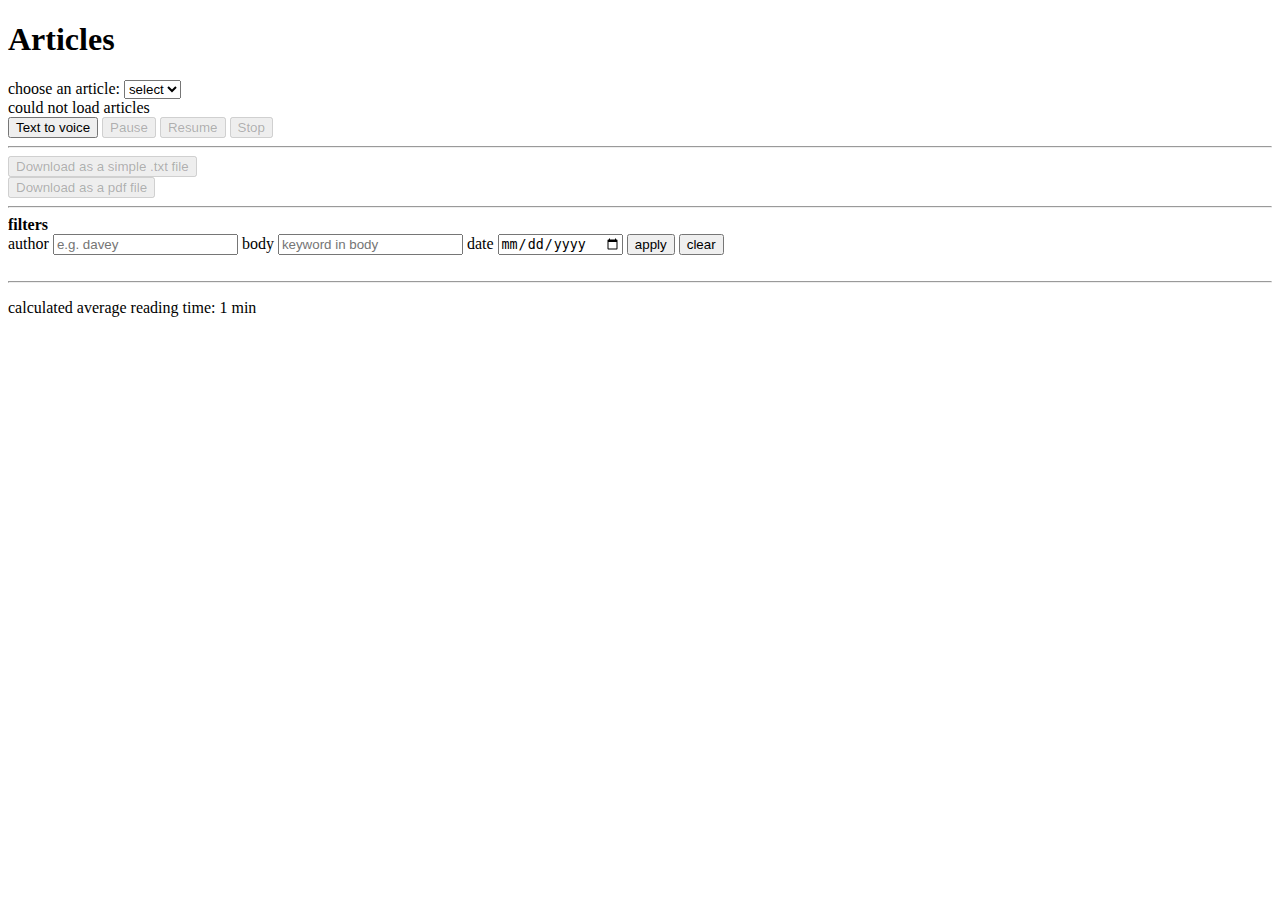
<file: src/main/resources/static/index.html>
<!DOCTYPE html>
<html lang="en">
<head>
    <meta charset="UTF-8">
    <title>BetterPedia</title>
</head>
<body>

<h1>Articles</h1>
<label for="pick">choose an article:</label>
<select id="pick">
    <option value="">select</option>
</select>

<div id="det"></div>

<script type="module" src="ArticlePicker.js"></script>

<button id="voice">Text to voice</button>
<button id="pause">Pause</button>
<button id="resume">Resume</button>
<button id="stop">Stop</button>

<script type="module">
    import { textToVoice } from './toVoice.js';
    textToVoice({
        b: '#voice',
        i: null,
        pauseBtn: '#pause',
        resumeBtn: '#resume',
        stopBtn: '#stop',
        volume: 1
    });
</script>

<hr>
<button id="button_download_as_txt">Download as a simple .txt file</button>
<br/>
<button id="button_download_as_pdf">Download as a pdf file</button>
<script src="DownloadManagement.js"></script>

<hr>
<div id="filters">
    <strong>filters</strong>
    <div>
        <label>author <input id="fAuthor" placeholder="e.g. davey"></label>
        <label>body <input id="fBody"   placeholder="keyword in body"></label>
        <label>date  <input id="fDate"   type="date"></label>
        <button id="apply">apply</button>
        <button id="clear" type="button">clear</button>

    </div>
    <div id="matchInfo"></div>
</div>

<br/>
<hr>

<p id="body">calculated average reading time: <span id="readingTime"></span></p>

<script>
    /*
    * according to this webiste: https://wordstotime.com/
    * average reading is 130 words per minute
    * so I use that formula to convert the article to how much it will take the user to read it
    */
    function readingTime(text, wpm = 130) {
        if (!text) return '0 min';
        const words = text.trim().length;
        const minutes = Math.ceil(words / wpm);
        return `${minutes} min`;
    }

    const bodyText = document.getElementById('body').textContent;
    document.getElementById('readingTime').textContent = readingTime(bodyText);
</script>

</body>
</html>
</file>
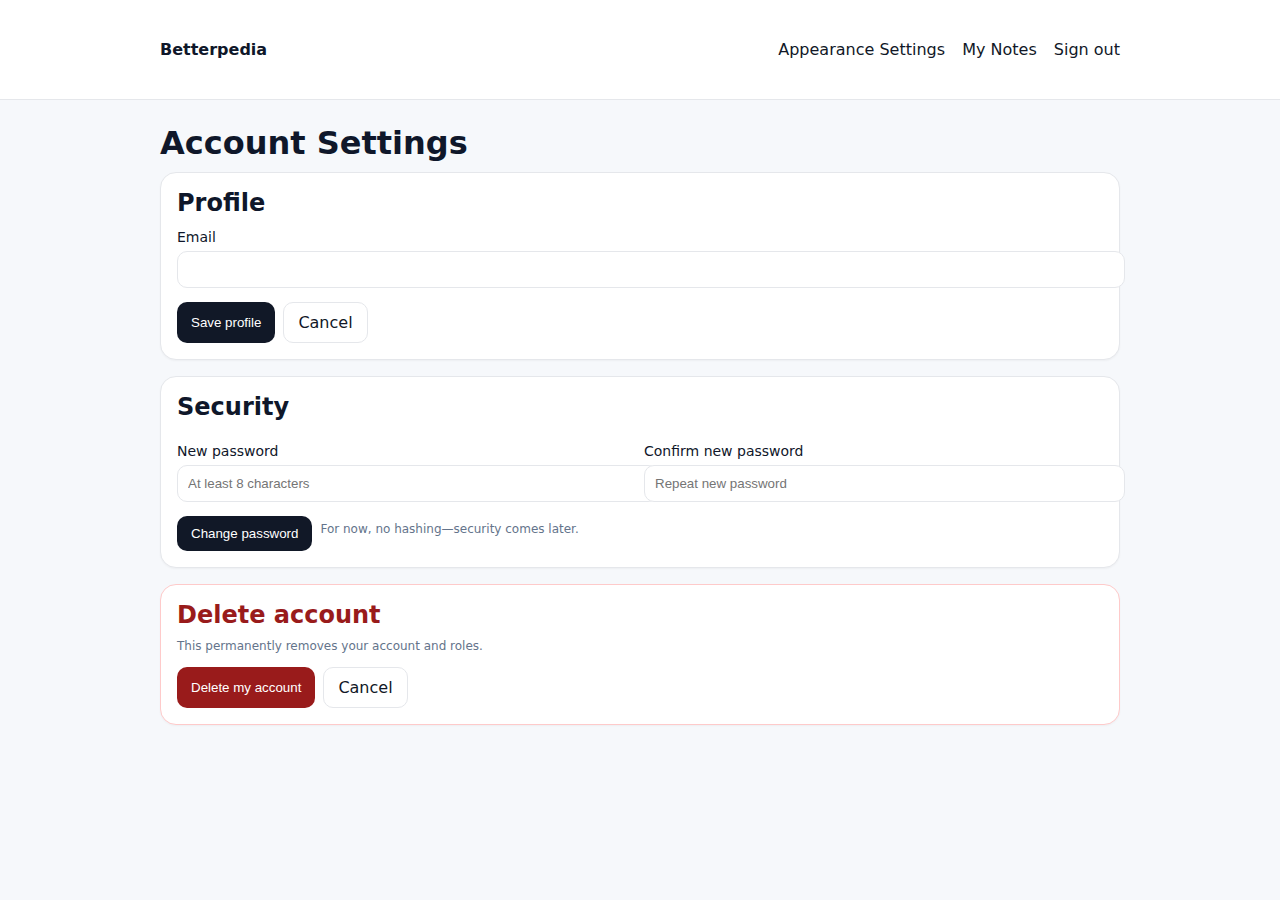
<file: src/main/resources/templates/account-settings.html>
<!DOCTYPE html>
<html xmlns:th="http://www.thymeleaf.org" lang="en">
<head>
    <meta charset="UTF-8" />
    <title th:text="${pageTitle} ?: 'Account Settings'">Account Settings</title>

    <link rel="stylesheet" th:href="@{/css/theme-variables.css}">
    <link rel="stylesheet" th:href="@{/css/settings.css}">

    <style>
        body{font-family:ui-sans-serif,system-ui,Arial;margin:0;background:#f6f8fb;color:#0f172a}
        header{padding:16px 20px;background:#fff;border-bottom:1px solid #e5e7eb}
        .wrap{max-width:960px;margin:24px auto;padding:0 16px}
        .grid{display:grid;grid-template-columns:1fr;gap:16px}
        .card{background:#fff;border:1px solid #e5e7eb;border-radius:16px;padding:16px;box-shadow:0 1px 2px rgba(0,0,0,.04)}
        h1,h2{margin:0 0 10px 0}
        label{display:block;font-size:14px;margin-top:12px}
        input{width:100%;padding:10px;margin-top:6px;border:1px solid #e5e7eb;border-radius:10px}
        .row{display:flex;gap:8px;flex-wrap:wrap}
        .row > *{flex:1}
        .actions{margin-top:14px;display:flex;gap:8px;flex-wrap:wrap}
        button{padding:10px 14px;border:0;border-radius:10px;background:#111827;color:#fff;cursor:pointer}
        .ghost{background:#fff;color:#111827;border:1px solid #e5e7eb}
        nav a{margin-left:12px;text-decoration:none;color:#111827}
        .msg{color:#065f46;margin:10px 0}
        .danger{border-color:#fecaca}
        .danger h2{color:#991b1b}
        .danger button{background:#991b1b}
        .hint{font-size:12px;color:#64748b;margin-top:6px}
    </style>
</head>
<body>
<header>
    <div class="wrap">
        <strong>Betterpedia</strong>
        <nav style="float:right">
            <a th:href="@{/settings}">Appearance Settings</a>  <!-- ✅ 추가 -->
            <a th:href="@{/my-notes}">My Notes</a>              <!-- ✅ 추가 -->
            <a th:href="@{/logout}">Sign out</a>
        </nav>
    </div>
</header>

<main class="wrap">
    <h1>Account Settings</h1>
    <p th:if="${msg}" class="msg" th:text="${msg}"></p>

    <div class="grid">
        <!-- Profile -->
        <section class="card">
            <h2>Profile</h2>
            <form th:action="@{/account-2/profile}" method="post">
                <input type="hidden" name="uid" th:value="${user.id}" />
                <label>Email</label>
                <input name="email" type="email" th:value="${user.email}" required />
                <div class="actions">
                    <button type="submit">Save profile</button>
                    <a th:href="@{/account-2}" class="ghost" style="text-decoration:none;display:inline-block;padding:10px 14px;border-radius:10px;">Cancel</a>
                </div>
            </form>
        </section>

        <!-- Security -->
        <section class="card">
            <h2>Security</h2>
            <form th:action="@{/account/password}" method="post">
                <input type="hidden" name="uid" th:value="${user.id}" />
                <div class="row">
                    <div>
                        <label>New password</label>
                        <input name="newPassword" type="password" placeholder="At least 8 characters" required />
                    </div>
                    <div>
                        <label>Confirm new password</label>
                        <input name="confirm" type="password" placeholder="Repeat new password" required />
                    </div>
                </div>
                <div class="actions">
                    <button type="submit">Change password</button>
                    <span class="hint">For now, no hashing—security comes later.</span>
                </div>
            </form>
        </section>

        <!-- Danger zone -->
        <section class="card danger">
            <h2>Delete account</h2>
            <p class="hint">This permanently removes your account and roles.</p>
            <form th:action="@{/account/delete}" method="post"
                  onsubmit="return confirm('Are you sure you want to delete your account? This cannot be undone.');">
                <input type="hidden" name="uid" th:value="${user.id}" />
                <div class="actions">
                    <button type="submit">Delete my account</button>
                    <a th:href="@{/account}" class="ghost" style="text-decoration:none;display:inline-block;padding:10px 14px;border-radius:10px;">Cancel</a>
                </div>
            </form>
        </section>
    </div>
</main>
</body>
</html>
</file>
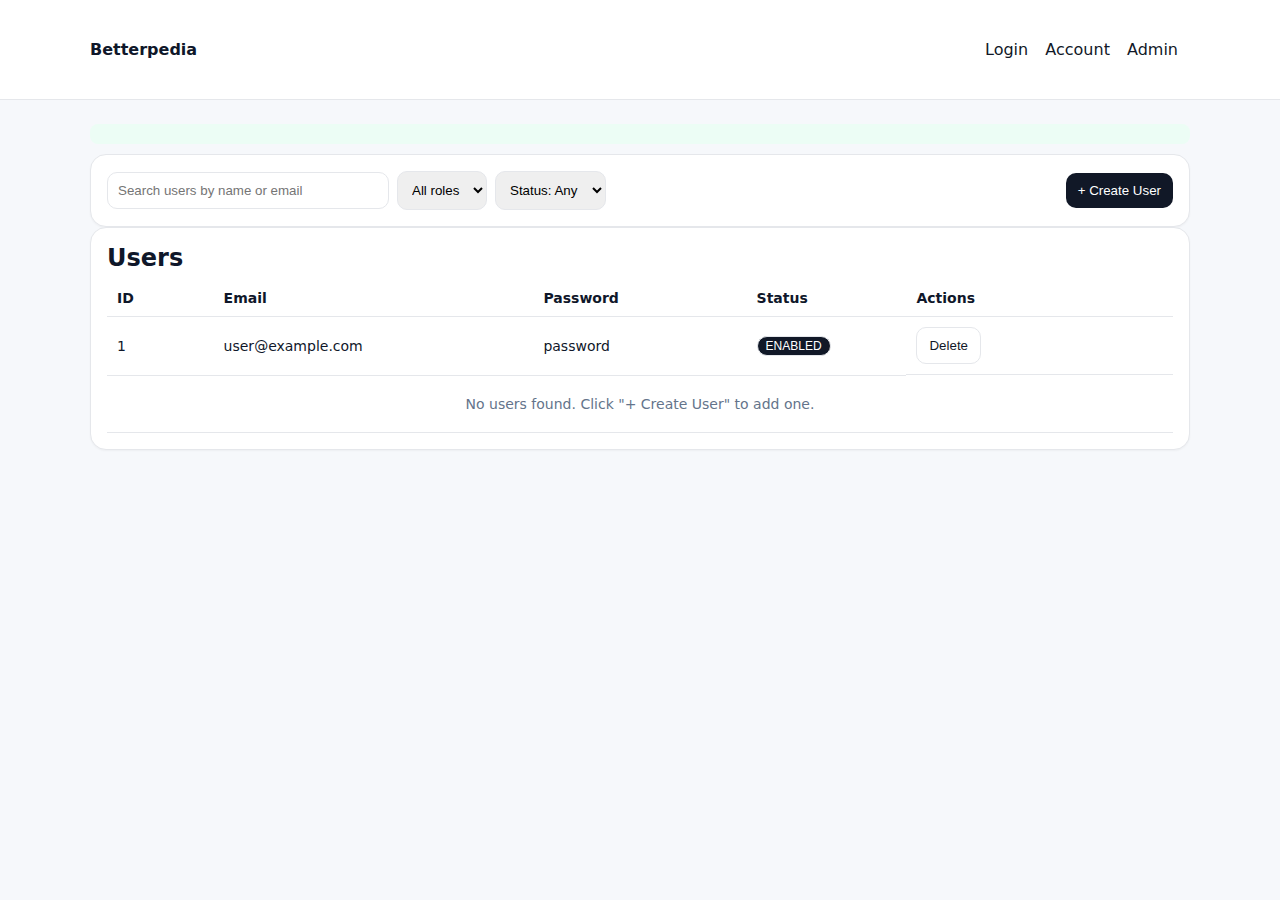
<file: src/main/resources/templates/admin.html>
<!DOCTYPE html>
<html xmlns:th="http://www.thymeleaf.org" lang="en">
<head>
  <meta charset="UTF-8" />
  <title>Admin • User Management</title>

  <link rel="stylesheet" th:href="@{/css/theme-variables.css}">
  <link rel="stylesheet" th:href="@{/css/settings.css}">

  <style>
    body {font-family: ui-sans-serif, system-ui, Arial; margin:0; background:#f6f8fb; color:#0f172a;}
    header {padding:16px 20px; background:#fff; border-bottom:1px solid #e5e7eb;}
    .wrap {max-width:1100px; margin:24px auto; padding:0 16px;}
    .grid {display:grid; grid-template-columns: 1fr; gap:16px;}
    .card {background:#fff; border:1px solid #e5e7eb; border-radius:16px; padding:16px; box-shadow:0 1px 2px rgba(0,0,0,.04);}
    .row {display:flex; gap:8px; align-items:center; flex-wrap:wrap;}
    input, select {padding:10px; border:1px solid #e5e7eb; border-radius:10px;}
    button {padding:10px 12px; border-radius:10px; border:0; background:#111827; color:#fff; cursor:pointer;}
    button.ghost {background:#fff; color:#111827; border:1px solid #e5e7eb;}
    table {width:100%; border-collapse:collapse; margin-top:8px;}
    th, td {text-align:left; padding:10px; border-bottom:1px solid #e5e7eb; font-size:14px;}
    .badge {display:inline-block; padding:2px 8px; border-radius:999px; border:1px solid #e5e7eb; font-size:12px;}
    nav a {margin-right:12px; text-decoration:none; color:#111827;}
    /* 모달 스타일 추가 */
    .modal {display:none; position:fixed; top:0; left:0; width:100%; height:100%; background:rgba(0,0,0,0.5); z-index:1000;}
    .modal.active {display:flex; align-items:center; justify-content:center;}
    .modal-content {background:#fff; border-radius:16px; padding:24px; max-width:500px; width:90%;}
    .modal-content h3 {margin:0 0 16px 0;}
    .modal-content label {display:block; margin-top:12px; font-size:14px;}
    .modal-content input {width:100%; padding:10px; margin-top:6px; border:1px solid #e5e7eb; border-radius:10px;}
    .modal-actions {display:flex; gap:8px; margin-top:16px;}
    .msg {color:#065f46; margin:10px 0; padding:10px; background:#ecfdf5; border-radius:8px;}
  </style>
</head>

<body>
<header>
  <div class="wrap">
    <strong>Betterpedia</strong>
    <nav style="float:right">
      <a href="/login">Login</a>
      <a href="/account-2">Account</a>
      <a href="/admin">Admin</a>
    </nav>
  </div>
</header>

<main class="wrap">

  <!-- 성공 메시지 표시 -->
  <p th:if="${msg}" class="msg" th:text="${msg}"></p>

  <div class="card">
    <div class="row" style="justify-content:space-between;">
      <div class="row">
        <input placeholder="Search users by name or email" style="min-width:260px;" />
        <select>
          <option>All roles</option>
          <option>Viewer</option>
          <option>User</option>
          <option>Admin</option>
        </select>
        <select>
          <option>Status: Any</option>
          <option>Active</option>
          <option>Suspended</option>
        </select>
      </div>
      <div class="row">
        <!-- 버튼 클릭 시 모달 열기 -->
        <button onclick="openCreateModal()">+ Create User</button>
      </div>
    </div>
  </div>

  <div class="card">
    <h2 style="margin:0 0 8px 0;">Users</h2>
    <table>
      <thead>
      <tr>
        <th style="width:10%">ID</th>
        <th style="width:30%">Email</th>
        <th style="width:20%">Password</th>
        <th style="width:15%">Status</th>
        <th style="width:25%">Actions</th>
      </tr>
      </thead>
      <tbody>
      <!-- DB에서 가져온 실제 데이터 -->
      <tr th:each="u : ${users}">
        <td th:text="${u.id}">1</td>
        <td th:text="${u.email}">user@example.com</td>
        <td th:text="${u.password}">password</td>
        <td>
          <form th:action="@{/admin/users/{id}/toggle(id=${u.id})}" method="post" style="display:inline">
            <button type="submit"
                    class="badge"
                    th:style="${u.enabled} ? 'background:#ecfdf5;color:#065f46;border:0' : 'background:#fef2f2;color:#991b1b;border:0'"
                    th:text="${u.enabled} ? 'ENABLED' : 'DISABLED'">
              ENABLED
            </button>
          </form>
        </td>
        <td class="row">
          <form th:action="@{/admin/users/{id}/delete(id=${u.id})}" method="post" style="display:inline"
                onsubmit="return confirm('Delete this user?');">
            <button type="submit" class="ghost">Delete</button>
          </form>
        </td>
      </tr>

      <!-- 사용자가 없을 때 -->
      <tr th:if="${#lists.isEmpty(users)}">
        <td colspan="5" style="text-align:center; color:#64748b; padding:20px;">
          No users found. Click "+ Create User" to add one.
        </td>
      </tr>
      </tbody>
    </table>
  </div>

</main>

<!-- Create User 모달 -->
<div id="createModal" class="modal">
  <div class="modal-content">
    <h3>Create New User</h3>
    <form th:action="@{/admin/users}" method="post">
      <label>Email</label>
      <input name="email" type="email" placeholder="user@example.com" required />

      <label>Password</label>
      <input name="password" type="password" placeholder="Enter password" required />

      <label style="display:flex; align-items:center; gap:8px; margin-top:16px;">
        <input type="checkbox" name="enabled" checked />
        <span>Account Enabled</span>
      </label>

      <div class="modal-actions">
        <button type="submit">Create User</button>
        <button type="button" class="ghost" onclick="closeCreateModal()">Cancel</button>
      </div>
    </form>
  </div>
</div>

<script>
  function openCreateModal() {
    document.getElementById('createModal').classList.add('active');
  }

  function closeCreateModal() {
    document.getElementById('createModal').classList.remove('active');
  }

  // 모달 바깥 클릭 시 닫기
  document.getElementById('createModal').addEventListener('click', function(e) {
    if (e.target === this) {
      closeCreateModal();
    }
  });
</script>
</body>
</html>
</file>
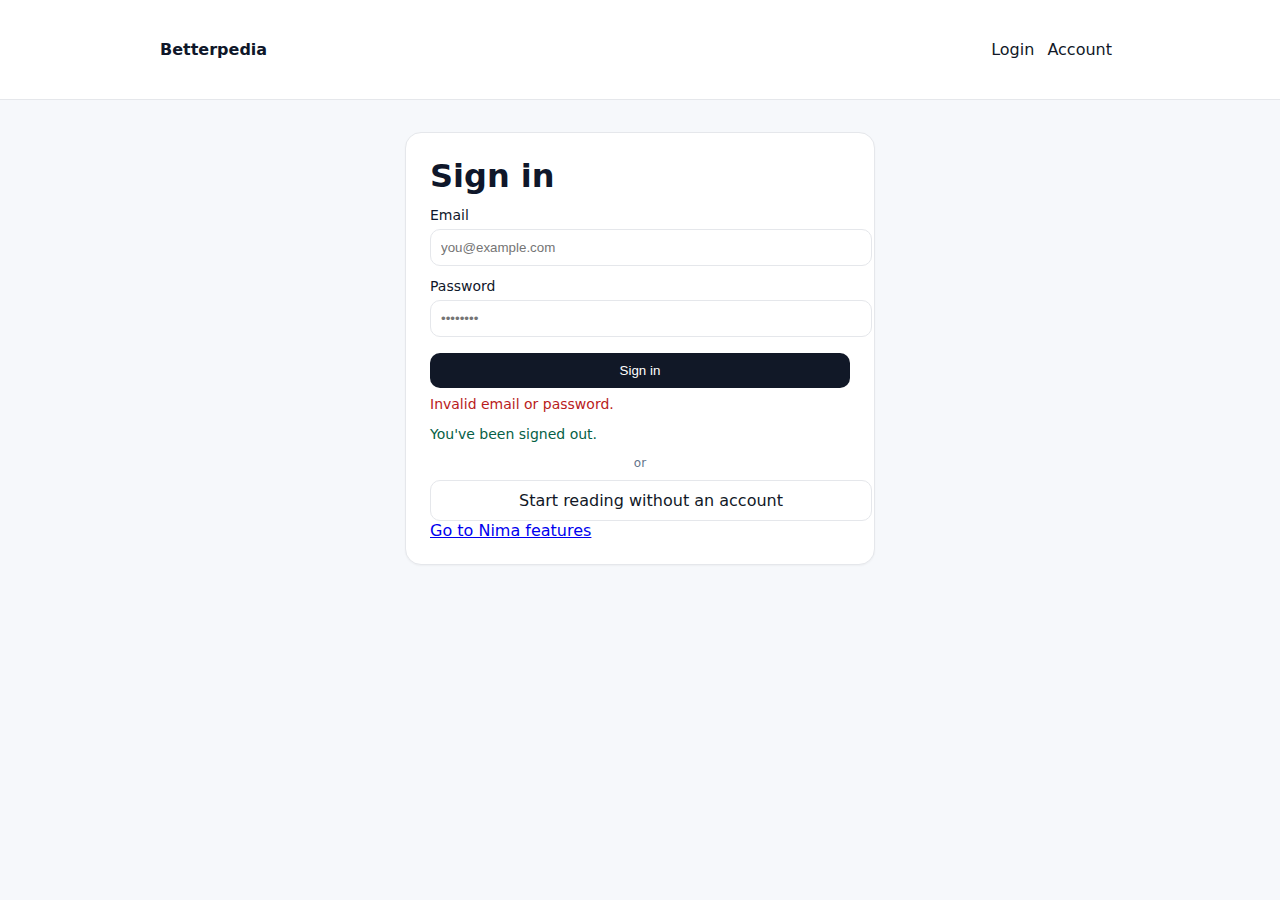
<file: src/main/resources/templates/login.html>
<!DOCTYPE html>
<html xmlns:th="http://www.thymeleaf.org" lang="en">
<head>
  <meta charset="UTF-8" />
  <title th:text="${pageTitle} ?: 'Login'">Login</title>

  <link rel="stylesheet" th:href="@{/css/theme-variables.css}">
  <link rel="stylesheet" th:href="@{/css/settings.css}">

  <style>
    body{font-family:ui-sans-serif,system-ui,Arial;margin:0;background:#f6f8fb;color:#0f172a}
    header{padding:16px 20px;background:#fff;border-bottom:1px solid #e5e7eb;position:sticky;top:0}
    .wrap{max-width:960px;margin:24px auto;padding:0 16px}
    .card{background:#fff;border:1px solid #e5e7eb;border-radius:16px;padding:24px;box-shadow:0 1px 2px rgba(0,0,0,.04)}
    .title{margin:0 0 8px 0}
    label{display:block;font-size:14px;margin-top:12px}
    input{width:100%;padding:10px;margin-top:6px;border:1px solid #e5e7eb;border-radius:10px}
    button{margin-top:16px;width:100%;padding:10px;border:0;border-radius:10px;background:#111827;color:#fff;cursor:pointer}
    nav a{margin-right:8px;text-decoration:none;color:#111827}
    .hint{font-size:12px;color:#64748b;margin-top:6px}
    .err{color:#b91c1c;margin-top:8px;font-size:14px}
    .ok{color:#065f46;margin-top:8px;font-size:14px}
  </style>
</head>
<body>

<header>
  <div class="wrap">
    <strong>Betterpedia</strong>
    <nav style="float:right">
      <a th:href="@{/login}">Login</a>
      <a th:href="@{/account}">Account</a>

    </nav>
  </div>
</header>



<main class="wrap">
  <div class="card" style="max-width:420px;margin:32px auto">
    <h1 class="title">Sign in</h1>

    <!-- ✅ FORM 태그 추가! -->
    <form th:action="@{/login}" method="post">

      <label for="username">Email</label>
      <input id="username" name="username" type="text" placeholder="you@example.com" required />

      <label for="password">Password</label>
      <input id="password" name="password" type="password" placeholder="••••••••" required />

      <!-- ✅ type="submit" 추가! -->
      <button type="submit">Sign in</button>

      <!-- ✅ 에러/성공 메시지 표시 -->
      <p th:if="${error}" class="err" th:text="${error}">Invalid email or password.</p>
      <p th:if="${msg}" class="ok" th:text="${msg}">You've been signed out.</p>

    </form>

    <div class="hint" style="text-align:center;margin:10px 0;">or</div>

    <a th:href="@{/read}"
       style="display:inline-block;text-align:center;width:100%;padding:10px;border:1px solid #e5e7eb;border-radius:10px;background:#fff;color:#111827;text-decoration:none;">
      Start reading without an account
    </a>

    <a href="/nima-features">Go to Nima features</a>

  </div>
</main>
</body>
</html>
</file>
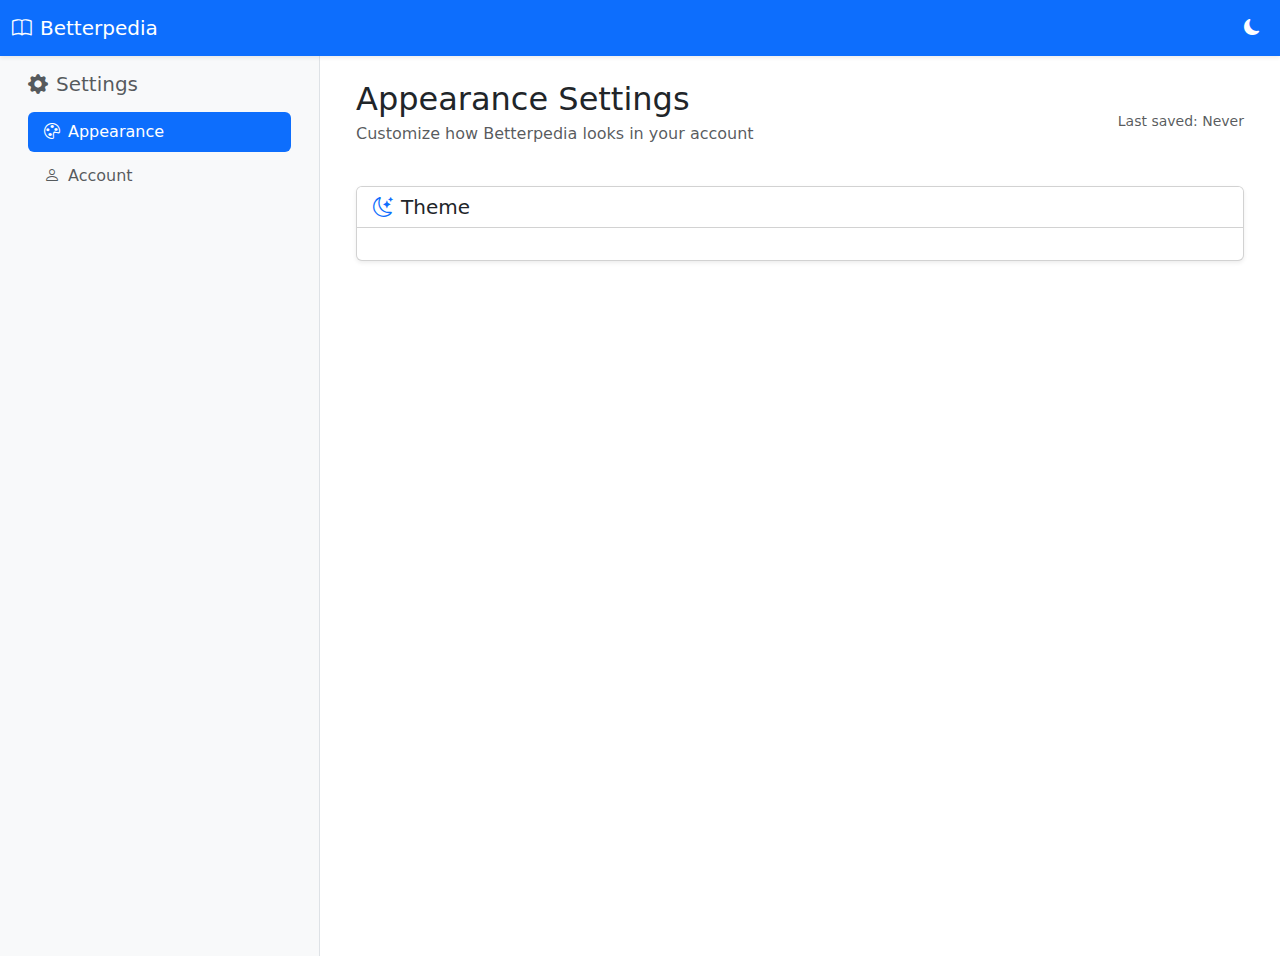
<file: src/main/resources/templates/setting-bootstrap-version-havent-finish.html>
<!DOCTYPE html>
<html lang="en" xmln:th="http://ww.thymeleaf.org" xmlns:xmln="http://www.w3.org/1999/xhtml"
      xmlns:th="http://www.w3.org/1999/xhtml">
<head>
    <meta charset="UTF-8">
    <meta name="viewport" content="width=device=width", intial-scale=10>
    <title>Betterpedia - Appearance Settings</title>

    <!--bootstrap css-->
    <link href="https://cdn.jsdelivr.net/npm/bootstrap@5.3.0/dist/css/bootstrap.min.css" rel="stylesheet">
    <!--bootstrap icons-->
    <link href="https://cdn.jsdelivr.net/npm/bootstrap-icons@1.11.0/font/bootstrap-icons.css" rel="stylesheet">
    <!--custom css for additional styling-->
    <link rel="stylesheet" th:href="@{/css/settings.css}">

<body data-bs-theme="light">
<!--Nav bar-->
<nav class="navbar navbar-expand-lg navbar-dark bg-primary shadow-sm">
    <div class="container-fluid">
        <a class="navbar-brand" href="#">
            <i class="bi bi-book me-2"></i>Betterpedia
        </a>
        <div class="navbar-nav ms-auto">
            <a class="nav-link text-white" href="#" id="themeToggle">
                <i class="bi bi-moon-fill" id="themeIcon"></i>
            </a>
        </div>
    </div>
</nav>

<div class="container-fluid">
    <div class="row">
        <!--sidebar-->
        <div class="col-lg-3 col-md-4 bg-light border-end min-vh-100">
            <div class="p-3">
                <h5 class="text-muted mb-3">
                    <i class="bi bi-gear-fill me-2"></i>Settings
                </h5>
                <nav class="nav flex-column">
                    <a class="nav-link active bg-primary text-white rounded mb-1" href="#appearane">
                        <i class="bi bi-palette me-2"></i>Appearance
                    </a>
                    <a class="nav-link text-muted" href="#account">
                        <i class="bi bi-person me-2"></i>Account
                    </a>
                    <!--add more navigation link later-->
                </nav>
            </div>
        </div>

        <!-- main content -->
        <div class="col-lg-9 col-md-8">
            <div class="p-4">
                <!--header-->
                <div class="d-flex justify-content-between align-items-center mb-4">
                    <div>
                        <h1 class="h2 mb-1">Appearance Settings</h1>
                        <p class="text-muted">Customize how Betterpedia looks in your account</p>
                    </div>
                    <div class="text-end">
                        <small class="text-muted">Last saved: <span id="lastSaved">Never</span></small>
                    </div>
                </div>

                <form id="settingsForm">
                    <!-- theme Section-->
                    <div class="card shadow-sm mb-4">
                        <div class="card-header bg-white">
                            <h5 class="card-title mb-0">
                                <i class="bi bi-moon-stars text-primary me-2"></i>Theme
                            </h5>
                        </div>
                        <div class="card-body">

                        </div>
                    </div>
                </form>
            </div>
        </div>
    </div>
</div>
</body>

</head>
</html>
</file>
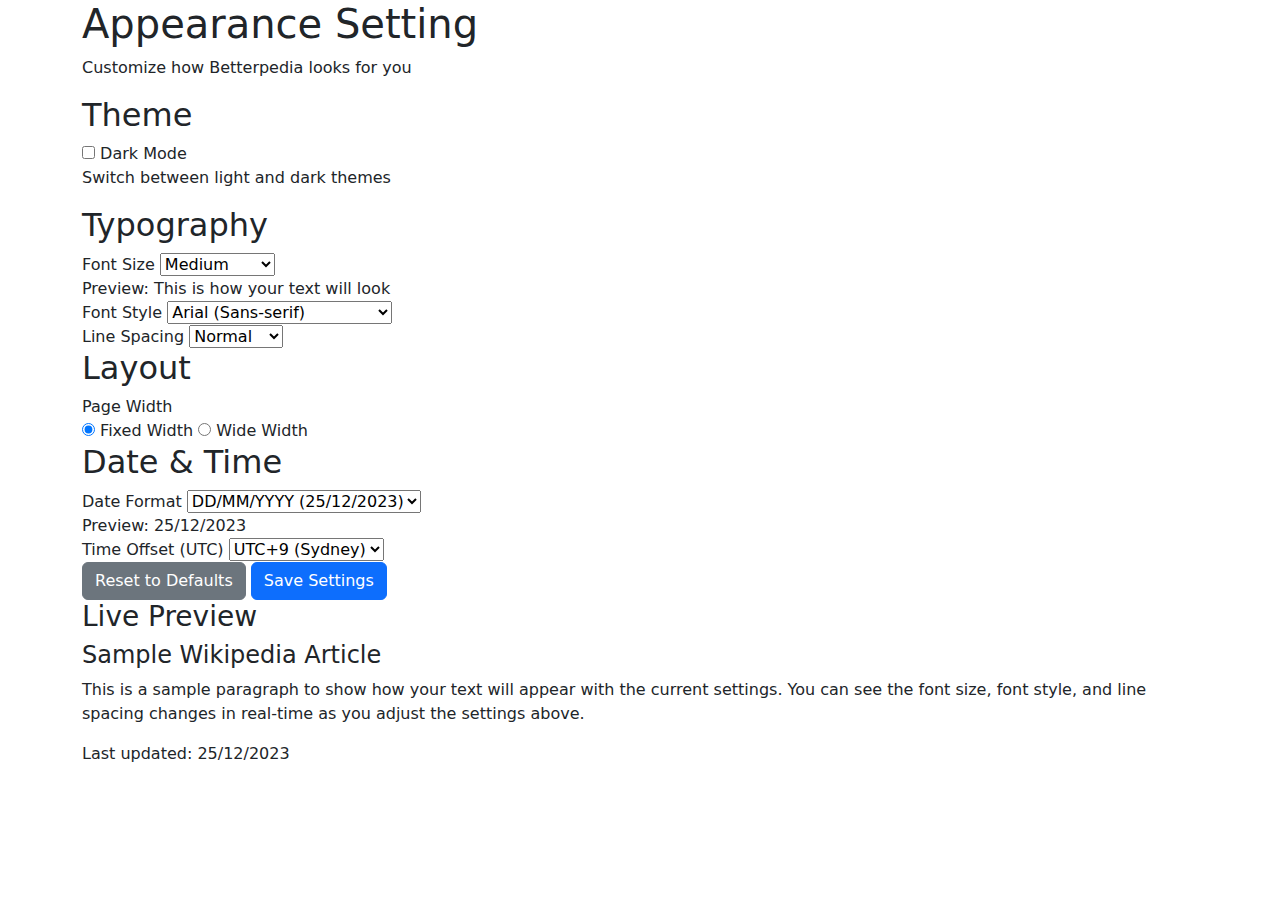
<file: src/main/resources/templates/settings.html>
<!DOCTYPE html>
<html lang="en" xmln:th="http://ww.thymeleaf.org" xmlns:xmln="http://www.w3.org/1999/xhtml"
      xmlns:th="http://www.w3.org/1999/xhtml">
    <head>
        <meta charset="UTF-8">
        <meta name="viewport" content="width=device=width", intial-scale=10>
        <title>Betterpedia - Appearance Settings</title>

        <!--bootstrap css-->
        <link href="https://cdn.jsdelivr.net/npm/bootstrap@5.3.0/dist/css/bootstrap.min.css" rel="stylesheet">
        <!--bootstrap icons-->
        <link href="https://cdn.jsdelivr.net/npm/bootstrap-icons@1.11.0/font/bootstrap-icons.css" rel="stylesheet">
        <!--custom css for additional styling-->
        <link rel="stylesheet" th:href="@{/css/settings.css}">

    <body data-bs-theme="light">
        <div class="container">
            <header class="header">
                <h1>Appearance Setting</h1>
                <p>Customize how Betterpedia looks for you</p>
            </header>
            <form id="settingsForm" class="settings-form">
                <!--Dark mode section-->
                <div class="settings-section">
                    <h2>Theme</h2>
                    <div class="setting-item">
                        <label class="toggle-switch">
                            <input type="checkbox" id="darkMode" name="darkMode">
                            <span class="slider"></span>
                            <span class="label-text">Dark Mode</span>

                        </label>
                        <p class="setting-description">Switch between light and dark themes</p>
                    </div>
                </div>

                <!--font setting section-->
                <div class="settings-section">
                    <h2>Typography</h2>
                    <div class="setting-item">
                        <label for="fontSize" class="setting-label">Font Size</label>
                        <select id="fontSize" name="fontSize" class="setting-select">
                            <option value="small">Small</option>
                            <option value="medium" selected>Medium</option>
                            <option value="large">Large</option>
                            <option value="extra-large">Extra Large</option>
                        </select>
                        <div class="preview-text">Preview: This is how your text will look</div>
                    </div>
                    <div class="setting-item">
                        <label for="fontStyle" class="setting-label">Font Style</label>
                        <select id="fontStyle" name="fontStyle" class="setting-select">
                            <option value="arial" selected>Arial (Sans-serif)</option>
                            <option value="serif">Serif (Times New Roman)</option>
                            <option value="sans-serif">Sans-serif (Helvetica)</option>
                            <option value="monospace">Monospace (Courier)</option>
                        </select>
                    </div>
                    <div class="setting-item">
                        <label for="lineSpacing" class="setting-label">Line Spacing</label>
                        <select id="lineSpacing" name="lineSpacing" class="setting-select">
                            <option value="compact">Compact</option>
                            <option value="normal" selected>Normal</option>
                            <option value="relaxed">Relaxed</option>
                        </select>
                    </div>
                </div>
                <!-- Layout Section -->
                <div class="settings-section">
                    <h2>Layout</h2>

                    <div class="setting-item">
                        <label class="setting-label">Page Width</label>
                        <div class="radio-group">
                            <label class="radio-item">
                                <input type="radio" name="pageWidth" value="fixed" checked>
                                <span class="radio-custom"></span>
                                <span class="radio-label">Fixed Width</span>
                            </label>
                            <label class="radio-item">
                                <input type="radio" name="pageWidth" value="wide">
                                <span class="radio-custom"></span>
                                <span class="radio-label">Wide Width</span>
                            </label>
                        </div>
                    </div>
                </div>
                <div class="settings-section">
                    <h2>Date & Time</h2>
                    <div class="setting-item">
                        <label for="dateFormat" class="setting-label">Date Format</label>
                        <select id="dateFormat" name="dateFormat" class="setting-select">
                            <option value="DD/MM/YYYY" selected>DD/MM/YYYY (25/12/2023)</option>
                            <option value="MM/DD/YYYY">MM/DD/YYYY (12/25/2023)</option>
                            <option value="YYYY-MM-DD">YYYY-MM-DD (2023-12-25)</option>
                        </select>
                        <div class="date-preview">Preview: <span id="datePreview">25/12/2023</span></div>
                    </div>
                    <div class="setting-item">
                        <label for="timeOffset" class="setting-label">Time Offset (UTC)</label>
                        <select id="timeOffset" name="timeOffset" class="setting-select">
                            <option value="-12">UTC-12</option>
                            <option value="-11">UTC-11</option>
                            <option value="-10">UTC-10</option>
                            <option value="-9">UTC-9</option>
                            <option value="-8">UTC-8</option>
                            <option value="-7">UTC-7</option>
                            <option value="-6">UTC-6</option>
                            <option value="-5">UTC-5</option>
                            <option value="-4">UTC-4</option>
                            <option value="-3">UTC-3</option>
                            <option value="-2">UTC-2</option>
                            <option value="-1">UTC-1</option>
                            <option value="0" selected>UTC+0</option>
                            <option value="1">UTC+1</option>
                            <option value="2">UTC+2</option>
                            <option value="3">UTC+3</option>
                            <option value="4">UTC+4</option>
                            <option value="5">UTC+5</option>
                            <option value="6">UTC+6</option>
                            <option value="7">UTC+7</option>
                            <option value="8">UTC+8</option>
                            <option value="9" selected>UTC+9 (Sydney)</option>
                            <option value="10">UTC+10</option>
                            <option value="11">UTC+11</option>
                            <option value="12">UTC+12</option>
                        </select>
                    </div>
                </div>
                <!-- Action Buttons -->
                <div class="settings-actions">
                    <button type="button" id="resetBtn" class="btn btn-secondary">Reset to Defaults</button>
                    <button type="button" id="saveBtn" class="btn btn-primary">Save Settings</button>
                </div>
                <!-- Status Message -->
                <div id="statusMessage" class="status-message"></div>
            </form>

            <!-- Preview Section -->
            <div class="preview-section">
                <h3>Live Preview</h3>
                <div class="preview-content">
                    <h4>Sample Wikipedia Article</h4>
                    <p class="preview-text">
                        This is a sample paragraph to show how your text will appear with the current settings.
                        You can see the font size, font style, and line spacing changes in real-time as you adjust the settings above.
                    </p>
                    <p class="preview-date">Last updated: <span id="previewDate">25/12/2023</span></p>
                </div>
            </div>
        </div>

        <script th:src="@{/js/settings.js}"></script>
    </body>

    </head>
</html>
</file>
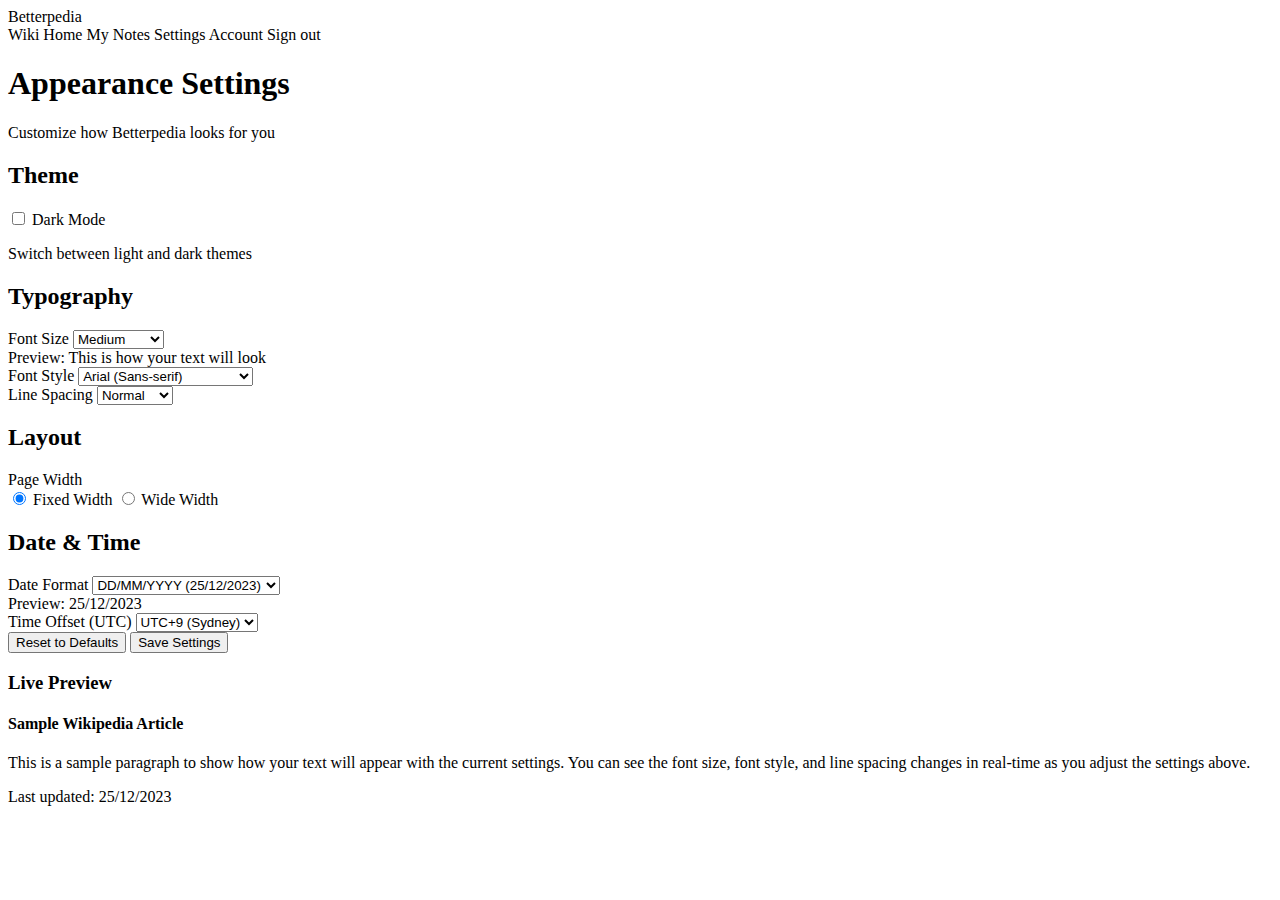
<file: src/main/resources/templates/settings_page.html>
<!DOCTYPE html>
<html lang="en" xmln:th="http://www.thymeleaf.org" xmlns:xmln="http://www.w3.org/1999/xhtml">
    <head>
        <meta charset="UTF-8">
        <meta name="viewport" content="width=device-width, intial-scale=1.0">
        <title>Betterpedia - Appearance Settings</title>

        <!-- Settings Specific CSS -->
        <link rel="stylesheet" th:href="@{/css/settings_new.css}">
        <!-- Theme Variables / -->
        <link rel="stylesheet" th:href="@{/css/theme-variables.css}">

    </head>
    <body>
        <!-- Nav Bar -->
        <nav class="navbar">
            <a th:href="@{/wiki}" class="navbar-brand">Betterpedia</a>
            <div class="navbar-links">
                <a th:href="@{/wiki}">Wiki Home</a>
                <a th:href="@{/my-notes}">My Notes</a>
                <a th:href="@{/settings}">Settings</a>
                <a th:href="@{/account}">Account</a>
                <a th:href="@{/logout}">Sign out</a>
            </div>
        </nav>
        <div class="container">
            <header class="header">
                <h1>Appearance Settings</h1>
                <p>Customize how Betterpedia looks for you</p>
            </header>
            <form id="settingsForm" class="settings-form">
                <!--Dark mode section-->
                <div class="settings-section">
                    <h2>Theme</h2>
                    <div class="setting-item">
                        <label class="toggle-switch">
                            <input type="checkbox" id="darkMode" name="darkMode">
                            <span class="slider"></span>
                            <span class="label-text">Dark Mode</span>

                        </label>
                        <p class="setting-description">Switch between light and dark themes</p>
                    </div>
                </div>

                <!--font setting section-->
                <div class="settings-section">
                    <h2>Typography</h2>
                    <div class="setting-item">
                        <label for="fontSize" class="setting-label">Font Size</label>
                        <select id="fontSize" name="fontSize" class="setting-select">
                            <option value="small">Small</option>
                            <option value="medium" selected>Medium</option>
                            <option value="large">Large</option>
                            <option value="extra-large">Extra Large</option>
                        </select>
                        <div class="preview-text">Preview: This is how your text will look</div>
                    </div>
                    <div class="setting-item">
                        <label for="fontStyle" class="setting-label">Font Style</label>
                        <select id="fontStyle" name="fontStyle" class="setting-select">
                            <option value="arial" selected>Arial (Sans-serif)</option>
                            <option value="serif">Serif (Times New Roman)</option>
                            <option value="sans-serif">Sans-serif (Helvetica)</option>
                            <option value="monospace">Monospace (Courier)</option>
                        </select>
                    </div>
                    <div class="setting-item">
                        <label for="lineSpacing" class="setting-label">Line Spacing</label>
                        <select id="lineSpacing" name="lineSpacing" class="setting-select">
                            <option value="compact">Compact</option>
                            <option value="normal" selected>Normal</option>
                            <option value="relaxed">Relaxed</option>
                        </select>
                    </div>
                </div>
                <!-- Layout Section -->
                <div class="settings-section">
                    <h2>Layout</h2>

                    <div class="setting-item">
                        <label class="setting-label">Page Width</label>
                        <div class="radio-group">
                            <label class="radio-item">
                                <input type="radio" name="pageWidth" value="fixed" checked>
                                <span class="radio-custom"></span>
                                <span class="radio-label">Fixed Width</span>
                            </label>
                            <label class="radio-item">
                                <input type="radio" name="pageWidth" value="wide">
                                <span class="radio-custom"></span>
                                <span class="radio-label">Wide Width</span>
                            </label>
                        </div>
                    </div>
                </div>
                <div class="settings-section">
                    <h2>Date & Time</h2>
                    <div class="setting-item">
                        <label for="dateFormat" class="setting-label">Date Format</label>
                        <select id="dateFormat" name="dateFormat" class="setting-select">
                            <option value="DD/MM/YYYY" selected>DD/MM/YYYY (25/12/2023)</option>
                            <option value="MM/DD/YYYY">MM/DD/YYYY (12/25/2023)</option>
                            <option value="YYYY-MM-DD">YYYY-MM-DD (2023-12-25)</option>
                        </select>
                        <div class="date-preview">Preview: <span id="datePreview">25/12/2023</span></div>
                    </div>
                    <div class="setting-item">
                        <label for="timeOffset" class="setting-label">Time Offset (UTC)</label>
                        <select id="timeOffset" name="timeOffset" class="setting-select">
                            <option value="-12">UTC-12</option>
                            <option value="-11">UTC-11</option>
                            <option value="-10">UTC-10</option>
                            <option value="-9">UTC-9</option>
                            <option value="-8">UTC-8</option>
                            <option value="-7">UTC-7</option>
                            <option value="-6">UTC-6</option>
                            <option value="-5">UTC-5</option>
                            <option value="-4">UTC-4</option>
                            <option value="-3">UTC-3</option>
                            <option value="-2">UTC-2</option>
                            <option value="-1">UTC-1</option>
                            <option value="0" selected>UTC+0</option>
                            <option value="1">UTC+1</option>
                            <option value="2">UTC+2</option>
                            <option value="3">UTC+3</option>
                            <option value="4">UTC+4</option>
                            <option value="5">UTC+5</option>
                            <option value="6">UTC+6</option>
                            <option value="7">UTC+7</option>
                            <option value="8">UTC+8</option>
                            <option value="9" selected>UTC+9 (Sydney)</option>
                            <option value="10">UTC+10</option>
                            <option value="11">UTC+11</option>
                            <option value="12">UTC+12</option>
                        </select>
                    </div>
                </div>
                <!-- Action Buttons -->
                <div class="settings-actions">
                    <button type="button" id="resetBtn" class="btn btn-secondary">Reset to Defaults</button>
                    <button type="button" id="saveBtn" class="btn btn-primary">Save Settings</button>
                </div>
                <!-- Status Message -->
                <div id="statusMessage" class="status-message"></div>
            </form>

            <!-- Preview Section -->
            <div class="preview-section">
                <h3>Live Preview</h3>
                <div class="preview-content">
                    <h4>Sample Wikipedia Article</h4>
                    <p class="preview-text">
                        This is a sample paragraph to show how your text will appear with the current settings.
                        You can see the font size, font style, and line spacing changes in real-time as you adjust the settings above.
                    </p>
                    <p class="preview-date">Last updated: <span id="previewDate">25/12/2023</span></p>
                </div>
            </div>
        </div>

        <script th:src="@{/js/settings.js}"></script>
    </body>


</html>
</file>
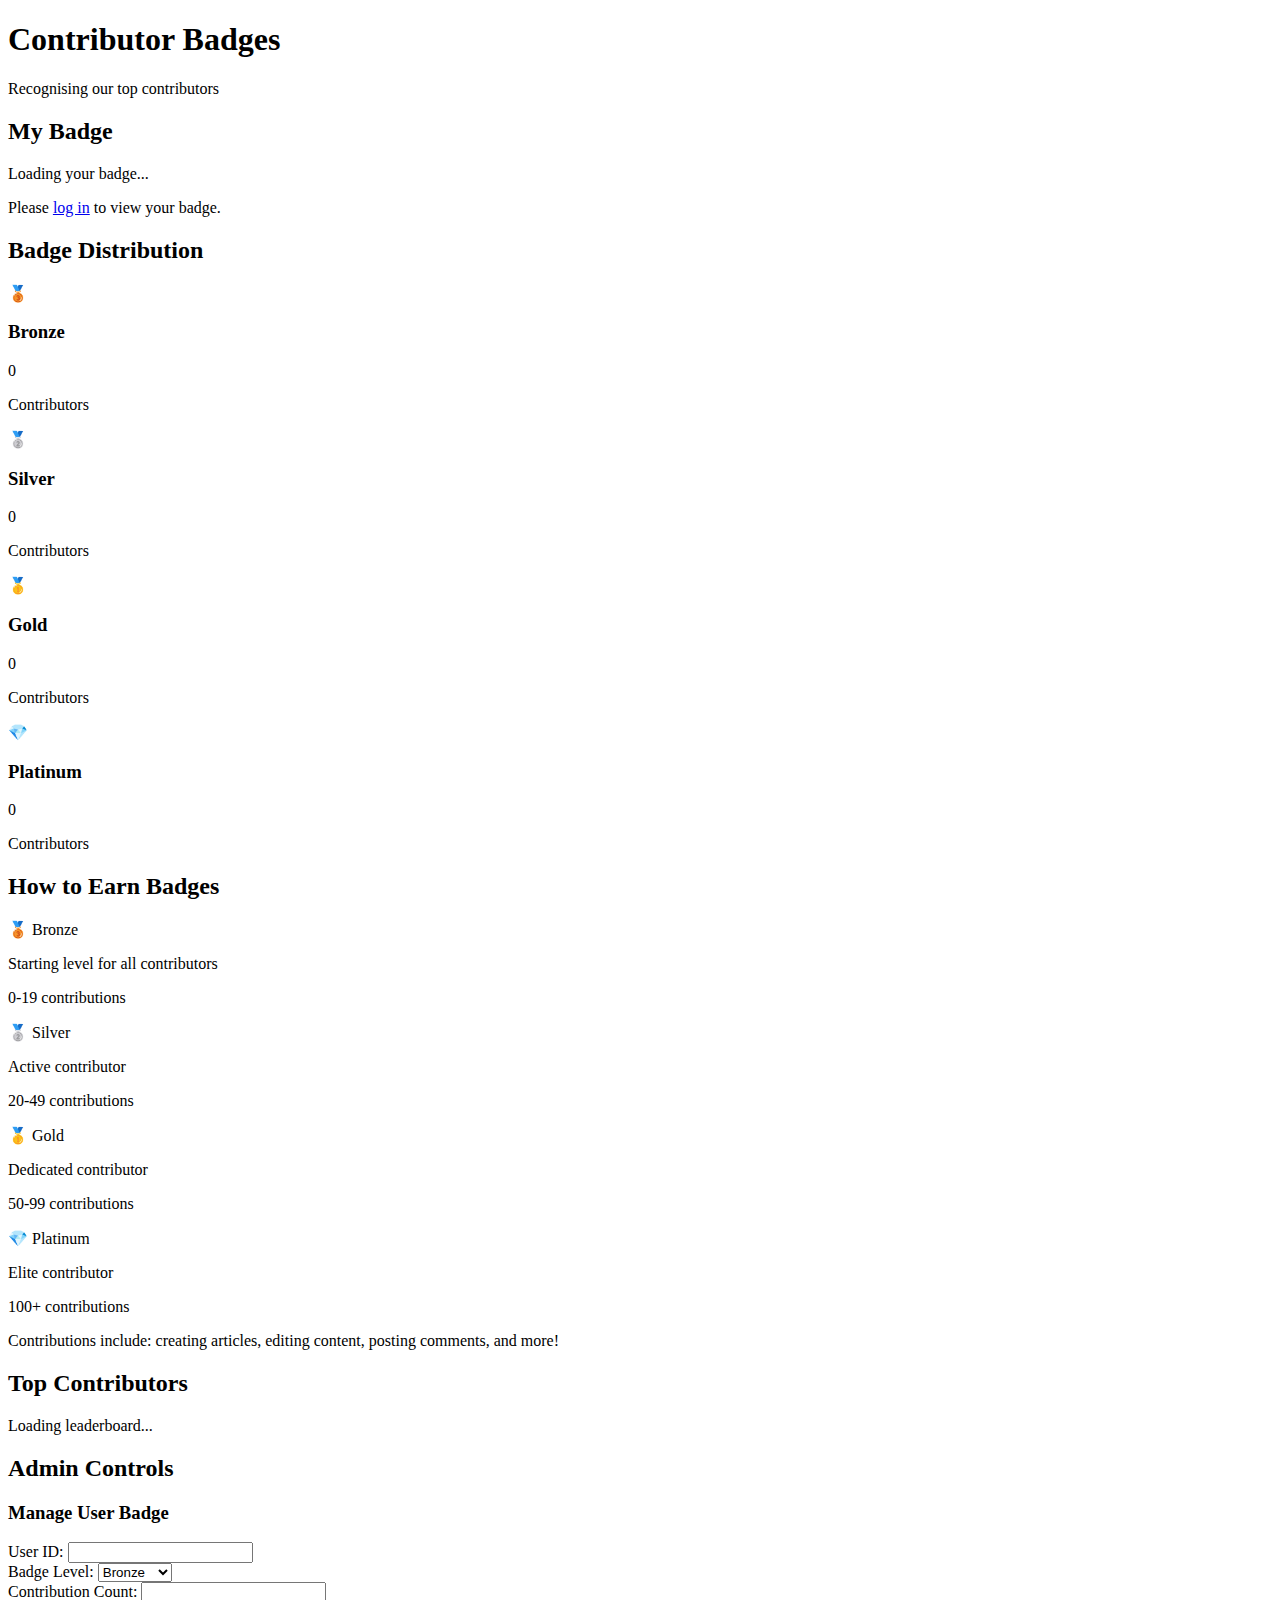
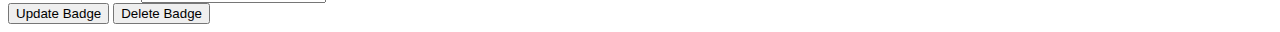
<file: src/main/resources/templates/badges/badges.html>
<!DOCTYPE html>
<html xmlns:th="http://www.thymeleaf.org">
<head>
    <meta charset="UTF-8">
    <meta name="viewport" content="width=device-width, initial-scale=1.0">
    <title>Contributor Badges - Betterpedia</title>
    <link rel="stylesheet" th:href="@{/css/badges.css}">
    <link rel="stylesheet" th:href="@{/css/theme-variables.css}">
</head>
<body>
    <div class="container">
        <header class="badges-header">
            <h1>Contributor Badges</h1>
            <p class="subtitle">Recognising our top contributors</p>
        </header>

        <!-- My Badge Section -->
        <div class="my-badge-section" th:if="${isLoggedIn}">
            <h2>My Badge</h2>
            <div id="myBadgeCard" class="badge-card loading">
                <p>Loading your badge...</p>
            </div>
        </div>

        <div class="login-prompt" th:unless="${isLoggedIn}">
            <p>Please <a href="/login">log in</a> to view your badge.</p>
        </div>

        <!-- Badge Statistics -->
        <div class="badge-stats">
            <h2>Badge Distribution</h2>
            <div class="stats-grid">
                <div class="stat-card bronze">
                    <div class="stat-icon">🥉</div>
                    <h3>Bronze</h3>
                    <p class="stat-count" th:text="${badgeStats.bronzeCount}">0</p>
                    <p class="stat-label">Contributors</p>
                </div>
                <div class="stat-card silver">
                    <div class="stat-icon">🥈</div>
                    <h3>Silver</h3>
                    <p class="stat-count" th:text="${badgeStats.silverCount}">0</p>
                    <p class="stat-label">Contributors</p>
                </div>
                <div class="stat-card gold">
                    <div class="stat-icon">🥇</div>
                    <h3>Gold</h3>
                    <p class="stat-count" th:text="${badgeStats.goldCount}">0</p>
                    <p class="stat-label">Contributors</p>
                </div>
                <div class="stat-card platinum">
                    <div class="stat-icon">💎</div>
                    <h3>Platinum</h3>
                    <p class="stat-count" th:text="${badgeStats.platinumCount}">0</p>
                    <p class="stat-label">Contributors</p>
                </div>
            </div>
        </div>

        <!-- Badge Information -->
        <div class="badge-info">
            <h2>How to Earn Badges</h2>
            <div class="info-grid">
                <div class="info-card">
                    <div class="badge-level bronze">🥉 Bronze</div>
                    <p>Starting level for all contributors</p>
                    <p class="requirement">0-19 contributions</p>
                </div>
                <div class="info-card">
                    <div class="badge-level silver">🥈 Silver</div>
                    <p>Active contributor</p>
                    <p class="requirement">20-49 contributions</p>
                </div>
                <div class="info-card">
                    <div class="badge-level gold">🥇 Gold</div>
                    <p>Dedicated contributor</p>
                    <p class="requirement">50-99 contributions</p>
                </div>
                <div class="info-card">
                    <div class="badge-level platinum">💎 Platinum</div>
                    <p>Elite contributor</p>
                    <p class="requirement">100+ contributions</p>
                </div>
            </div>
            <p class="contribution-note">
                Contributions include: creating articles, editing content, posting comments, and more!
            </p>
        </div>

        <!-- Leaderboard -->
        <div class="leaderboard">
            <h2>Top Contributors</h2>
            <div id="leaderboardList" class="leaderboard-list">
                <p class="loading">Loading leaderboard...</p>
            </div>
        </div>

        <!-- Admin Section -->
        <div class="admin-section" th:if="${isAdmin}">
            <h2>Admin Controls</h2>
            <div class="admin-controls">
                <form id="adminBadgeForm" class="admin-form">
                    <h3>Manage User Badge</h3>
                    <div class="form-group">
                        <label for="targetUserId">User ID:</label>
                        <input type="number" id="targetUserId" name="targetUserId" required>
                    </div>
                    <div class="form-group">
                        <label for="badgeLevel">Badge Level:</label>
                        <select id="badgeLevel" name="level">
                            <option value="BRONZE">Bronze</option>
                            <option value="SILVER">Silver</option>
                            <option value="GOLD">Gold</option>
                            <option value="PLATINUM">Platinum</option>
                        </select>
                    </div>
                    <div class="form-group">
                        <label for="contributionCount">Contribution Count:</label>
                        <input type="number" id="contributionCount" name="count" min="0">
                    </div>
                    <div class="form-actions">
                        <button type="submit" class="btn-primary">Update Badge</button>
                        <button type="button" id="deleteBadgeBtn" class="btn-danger">Delete Badge</button>
                    </div>
                </form>
            </div>
        </div>
    </div>

    <script th:inline="javascript">
        /*<![CDATA[*/
        const USER_ID = /*[[${userId}]]*/ null;
        const IS_ADMIN = /*[[${isAdmin}]]*/ false;
        const IS_LOGGED_IN = /*[[${isLoggedIn}]]*/ false;
        /*]]>*/
    </script>
    <script th:src="@{/js/badges.js}"></script>
</body>
</html>
</file>
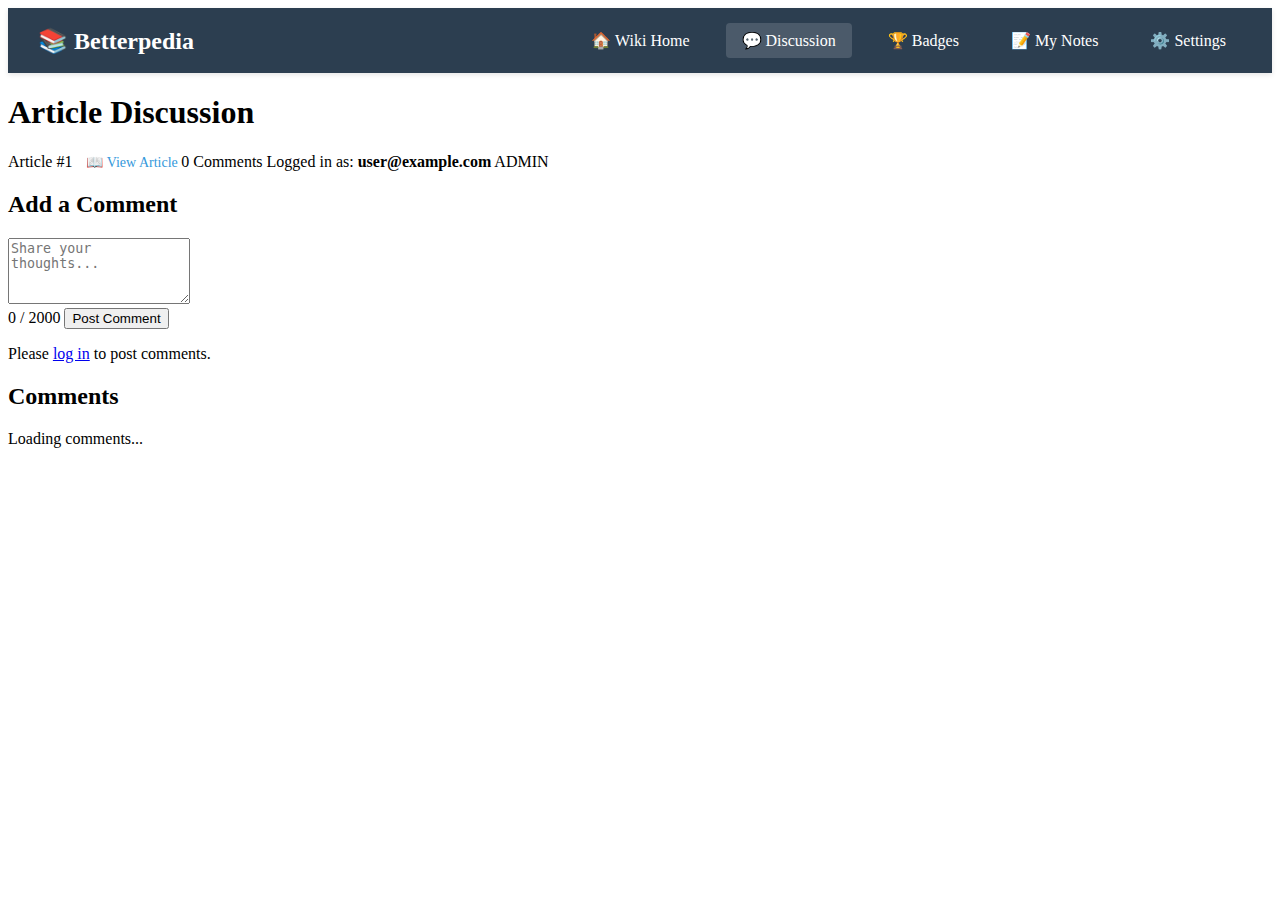
<file: src/main/resources/templates/discussion/discussion.html>
<!DOCTYPE html>
<html xmlns:th="http://www.thymeleaf.org">
<head>
    <meta charset="UTF-8">
    <meta name="viewport" content="width=device-width, initial-scale=1.0">
    <title>Discussion - Betterpedia</title>
    <link rel="stylesheet" th:href="@{/css/discussion.css}">
    <link rel="stylesheet" th:href="@{/css/theme-variables.css}">
</head>
<body>
    <!-- Navigation Bar (matching existing style) -->
    <nav class="navbar" style="background: #2c3e50; padding: 15px 30px; display: flex; justify-content: space-between; align-items: center; box-shadow: 0 2px 5px rgba(0,0,0,0.1); margin-bottom: 0;">
        <a th:href="@{/wiki}" style="color: white; font-size: 24px; font-weight: bold; text-decoration: none;">📚 Betterpedia</a>
        <div style="display: flex; gap: 20px;">
            <a th:href="@{/wiki}" style="color: white; text-decoration: none; padding: 8px 16px; border-radius: 4px; transition: background 0.3s;" onmouseover="this.style.background='rgba(255,255,255,0.1)'" onmouseout="this.style.background='transparent'">🏠 Wiki Home</a>
            <a th:href="@{/discussion/1}" style="color: white; text-decoration: none; padding: 8px 16px; border-radius: 4px; background: rgba(255,255,255,0.15);">💬 Discussion</a>
            <a th:href="@{/badges}" style="color: white; text-decoration: none; padding: 8px 16px; border-radius: 4px; transition: background 0.3s;" onmouseover="this.style.background='rgba(255,255,255,0.1)'" onmouseout="this.style.background='transparent'">🏆 Badges</a>
            <a th:href="@{/my-notes}" style="color: white; text-decoration: none; padding: 8px 16px; border-radius: 4px; transition: background 0.3s;" onmouseover="this.style.background='rgba(255,255,255,0.1)'" onmouseout="this.style.background='transparent'">📝 My Notes</a>
            <a th:href="@{/settings}" style="color: white; text-decoration: none; padding: 8px 16px; border-radius: 4px; transition: background 0.3s;" onmouseover="this.style.background='rgba(255,255,255,0.1)'" onmouseout="this.style.background='transparent'">⚙️ Settings</a>
        </div>
    </nav>
    
    <div class="container">
        <header class="discussion-header">
            <h1>Article Discussion</h1>
            <div class="header-info">
                <span class="article-id">
                    Article #<span th:text="${articleId}">1</span>
                    <!-- Link back to article (when article feature is ready) -->
                    <a th:href="@{/wiki/article/{id}(id=${articleId})}" 
                       style="margin-left: 10px; color: #3498db; text-decoration: none; font-size: 14px;">
                        📖 View Article
                    </a>
                </span>
                <span class="comment-count"><span id="totalComments" th:text="${commentCount}">0</span> Comments</span>
                <span class="user-info" th:if="${isLoggedIn}">
                    Logged in as: <strong th:text="${userEmail}">user@example.com</strong>
                    <span class="admin-badge" th:if="${isAdmin}">ADMIN</span>
                </span>
            </div>
        </header>

        <!-- Comment Form -->
        <div class="comment-form-section" th:if="${isLoggedIn}">
            <h2>Add a Comment</h2>
            <form id="commentForm">
                <input type="hidden" id="articleId" name="articleId" th:value="${articleId}">
                <textarea 
                    id="commentContent" 
                    name="content" 
                    placeholder="Share your thoughts..." 
                    required 
                    minlength="1" 
                    maxlength="2000"
                    rows="4"></textarea>
                <div class="form-actions">
                    <span class="char-count">0 / 2000</span>
                    <button type="submit" class="btn-primary">Post Comment</button>
                </div>
            </form>
        </div>

        <div class="login-prompt" th:unless="${isLoggedIn}">
            <p>Please <a href="/login">log in</a> to post comments.</p>
        </div>

        <!-- Comments List -->
        <div class="comments-section">
            <h2>Comments</h2>
            <div id="commentsList" class="comments-list">
                <p class="loading">Loading comments...</p>
            </div>
            <div id="noComments" class="no-comments" style="display: none;">
                <p>No comments yet. Be the first to comment!</p>
            </div>
        </div>
    </div>

    <script th:inline="javascript">
        /*<![CDATA[*/
        const ARTICLE_ID = /*[[${articleId}]]*/ 1;
        const USER_ID = /*[[${userId}]]*/ null;
        const IS_ADMIN = /*[[${isAdmin}]]*/ false;
        const IS_LOGGED_IN = /*[[${isLoggedIn}]]*/ false;
        /*]]>*/
    </script>
    <script th:src="@{/js/discussion.js}"></script>
</body>
</html>
</file>
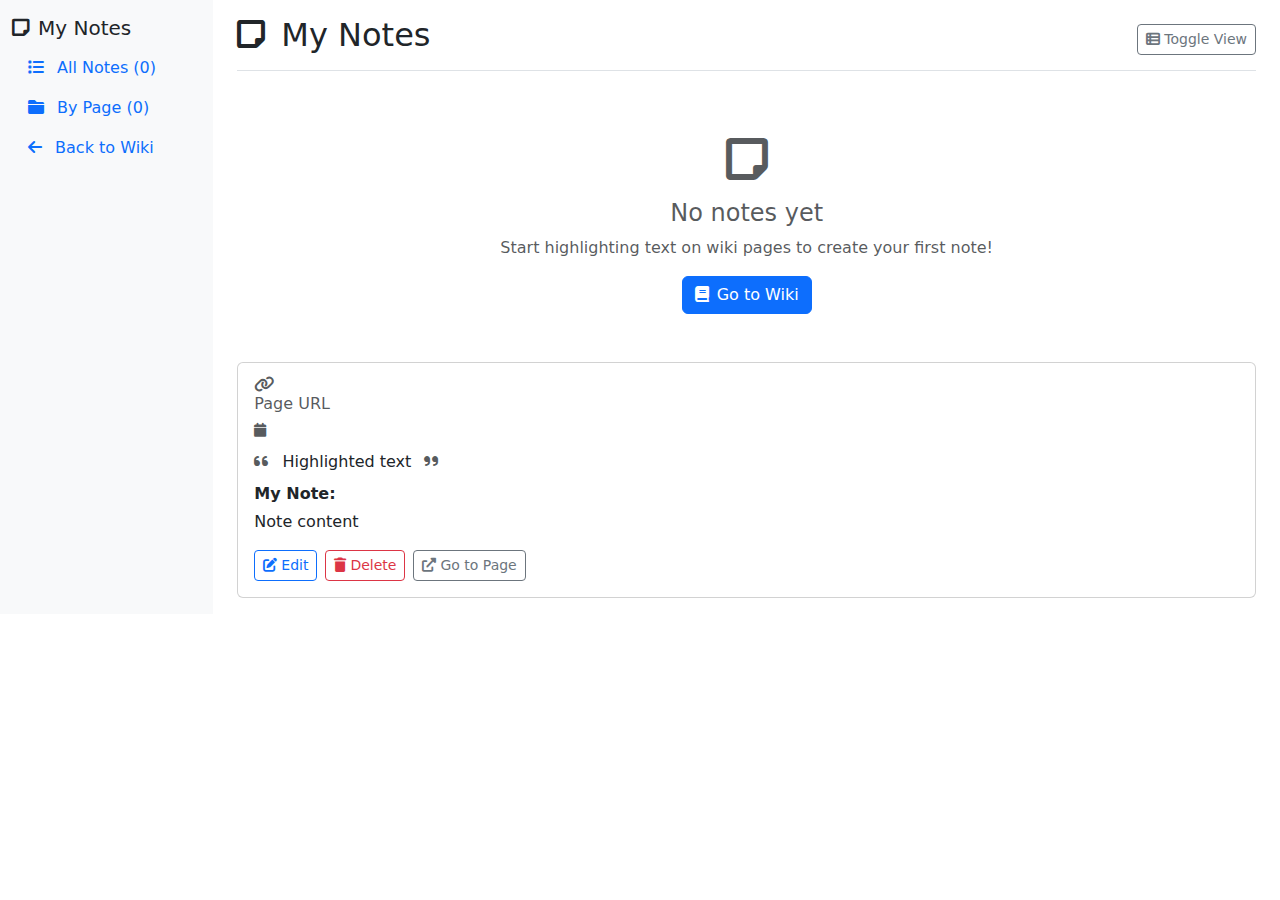
<file: src/main/resources/templates/notes/my-notes.html>
<!DOCTYPE html>
<html lang="ko" xmlns:th="http://www.thymeleaf.org">
<head>
    <meta charset="UTF-8">
    <meta name="viewport" content="width=device-width, initial-scale=1.0">
    <title>My Notes - BetterPedia</title>

    <!-- Bootstrap CSS -->
    <link href="https://cdn.jsdelivr.net/npm/bootstrap@5.1.3/dist/css/bootstrap.min.css" rel="stylesheet">

    <!-- Font Awesome -->
    <link rel="stylesheet" href="https://cdnjs.cloudflare.com/ajax/libs/font-awesome/6.0.0/css/all.min.css">

    <!-- Custom CSS -->
    <link rel="stylesheet" th:href="@{/css/my-notes.css}">
</head>
<body>
<div class="container-fluid">
    <div class="row">
        <!-- 사이드바 -->
        <nav class="col-md-3 col-lg-2 d-md-block bg-light sidebar">
            <div class="position-sticky pt-3">
                <h5 class="sidebar-heading">
                    <i class="fas fa-sticky-note me-2"></i>My Notes
                </h5>
                <ul class="nav flex-column">
                    <li class="nav-item">
                        <a class="nav-link active" href="#all-notes">
                            <i class="fas fa-list me-2"></i>
                            All Notes (<span th:text="${totalNotes}">0</span>)
                        </a>
                    </li>
                    <li class="nav-item">
                        <a class="nav-link" href="#by-page">
                            <i class="fas fa-folder me-2"></i>
                            By Page (<span th:text="${notesByPage.size()}">0</span>)
                        </a>
                    </li>
                    <li class="nav-item">
                        <a class="nav-link" href="/wiki">
                            <i class="fas fa-arrow-left me-2"></i>
                            Back to Wiki
                        </a>
                    </li>
                </ul>
            </div>
        </nav>

        <!-- 메인 컨텐츠 -->
        <main class="col-md-9 ms-sm-auto col-lg-10 px-md-4">
            <div class="d-flex justify-content-between flex-wrap flex-md-nowrap align-items-center pt-3 pb-2 mb-3 border-bottom">
                <h1 class="h2">
                    <i class="fas fa-sticky-note me-3"></i>My Notes
                </h1>
                <div class="btn-toolbar mb-2 mb-md-0">
                    <button type="button" class="btn btn-sm btn-outline-secondary" onclick="toggleView()">
                        <i class="fas fa-th-list me-1"></i>Toggle View
                    </button>
                </div>
            </div>

            <!-- All Notes 섹션 -->
            <div id="all-notes" class="notes-section">
                <div th:if="${allNotes.isEmpty()}" class="text-center py-5">
                    <i class="fas fa-sticky-note fa-3x text-muted mb-3"></i>
                    <h4 class="text-muted">No notes yet</h4>
                    <p class="text-muted">Start highlighting text on wiki pages to create your first note!</p>
                    <a href="/wiki" class="btn btn-primary">
                        <i class="fas fa-book me-2"></i>Go to Wiki
                    </a>
                </div>

                <div th:unless="${allNotes.isEmpty()}" class="row">
                    <div class="col-12" th:each="note : ${allNotes}">
                        <div class="note-card card mb-3" th:attr="data-note-id=${note.noteId}">
                            <div class="card-body">
                                <!-- 노트 헤더 -->
                                <div class="d-flex justify-content-between align-items-start mb-2">
                                    <div class="note-meta">
                                        <h6 class="card-subtitle text-muted mb-1">
                                            <i class="fas fa-link me-1"></i>
                                            <a th:href="@{${note.pageUrl}}"
                                               th:text="${note.pageUrl}"
                                               class="text-decoration-none page-link">
                                                Page URL
                                            </a>
                                        </h6>
                                        <small class="text-muted">
                                            <i class="fas fa-calendar me-1"></i>
                                            <span th:text="${#temporals.format(note.createdDate, 'yyyy-MM-dd HH:mm')}"></span>
                                        </small>
                                    </div>
                                    <div class="note-actions">
                                            <span class="badge highlight-badge"
                                                  th:class="'badge highlight-badge ' + ${note.highlightColour}"
                                                  th:text="${note.highlightColour}">
                                                yellow
                                            </span>
                                    </div>
                                </div>

                                <!-- 하이라이트된 텍스트 -->
                                <div class="highlighted-text mb-2" th:attr="data-color=${note.highlightColour}">
                                    <i class="fas fa-quote-left me-2 text-muted"></i>
                                    <span th:text="${note.highlightedText}">Highlighted text</span>
                                    <i class="fas fa-quote-right ms-2 text-muted"></i>
                                </div>

                                <!-- 노트 내용 -->
                                <div class="note-content mb-3" th:if="${note.noteContent}">
                                    <strong>My Note:</strong>
                                    <p class="mt-1 mb-0" th:text="${note.noteContent}">Note content</p>
                                </div>

                                <!-- 액션 버튼들 -->
                                <div class="note-actions-bottom d-flex gap-2">
                                    <button class="btn btn-sm btn-outline-primary"
                                            th:onclick="'editNote(' + ${note.noteId} + ')'">
                                        <i class="fas fa-edit me-1"></i>Edit
                                    </button>
                                    <button class="btn btn-sm btn-outline-danger"
                                            th:onclick="'deleteNote(' + ${note.noteId} + ')'">
                                        <i class="fas fa-trash me-1"></i>Delete
                                    </button>
                                    <a th:href="@{${note.pageUrl}}"
                                       class="btn btn-sm btn-outline-secondary">
                                        <i class="fas fa-external-link-alt me-1"></i>Go to Page
                                    </a>
                                </div>
                            </div>
                        </div>
                    </div>
                </div>
            </div>

            <!-- By Page 섹션 (기본적으로 숨김) -->
            <div id="by-page" class="notes-section" style="display: none;">
                <div th:each="pageEntry : ${notesByPage}">
                    <div class="page-group mb-4">
                        <h4 class="page-group-title">
                            <i class="fas fa-file-alt me-2"></i>
                            <a th:href="@{${pageEntry.key}}"
                               th:text="${pageEntry.key}"
                               class="text-decoration-none">
                                Page URL
                            </a>
                            <span class="badge bg-secondary ms-2" th:text="${pageEntry.value.size()}">0</span>
                        </h4>

                        <div class="row">
                            <div class="col-12" th:each="note : ${pageEntry.value}">
                                <!-- 노트 카드 (위와 동일하지만 페이지 정보 제외) -->
                                <div class="note-card card mb-2" th:attr="data-note-id=${note.noteId}">
                                    <div class="card-body py-2">
                                        <div class="d-flex justify-content-between align-items-start mb-2">
                                            <small class="text-muted">
                                                <span th:text="${#temporals.format(note.createdDate, 'MM-dd HH:mm')}"></span>
                                            </small>
                                            <span class="badge highlight-badge"
                                                  th:class="'badge highlight-badge ' + ${note.highlightColour}"
                                                  th:text="${note.highlightColour}">
                                                </span>
                                        </div>

                                        <div class="highlighted-text mb-1" th:attr="data-color=${note.highlightColour}">
                                            <span th:text="${note.highlightedText}">Highlighted text</span>
                                        </div>

                                        <div class="note-content mb-2" th:if="${note.noteContent}">
                                            <small><strong>Note:</strong> <span th:text="${note.noteContent}"></span></small>
                                        </div>

                                        <div class="note-actions-bottom d-flex gap-1">
                                            <button class="btn btn-xs btn-outline-primary"
                                                    th:onclick="'editNote(' + ${note.noteId} + ')'">
                                                <i class="fas fa-edit"></i>
                                            </button>
                                            <button class="btn btn-xs btn-outline-danger"
                                                    th:onclick="'deleteNote(' + ${note.noteId} + ')'">
                                                <i class="fas fa-trash"></i>
                                            </button>
                                        </div>
                                    </div>
                                </div>
                            </div>
                        </div>
                    </div>
                </div>
            </div>

        </main>
    </div>
</div>

<!-- 편집 모달 -->
<div class="modal fade" id="editNoteModal" tabindex="-1">
    <div class="modal-dialog">
        <div class="modal-content">
            <div class="modal-header">
                <h5 class="modal-title">Edit Note</h5>
                <button type="button" class="btn-close" data-bs-dismiss="modal"></button>
            </div>
            <div class="modal-body">
                <form id="editNoteForm">
                    <input type="hidden" id="editNoteId">
                    <div class="mb-3">
                        <label for="editNoteContent" class="form-label">Note Content</label>
                        <textarea class="form-control" id="editNoteContent" rows="3"></textarea>
                    </div>
                    <div class="mb-3">
                        <label for="editHighlightColor" class="form-label">Highlight Color</label>
                        <select class="form-select" id="editHighlightColor">
                            <option value="yellow">Yellow</option>
                            <option value="blue">Blue</option>
                            <option value="green">Green</option>
                            <option value="red">Red</option>
                            <option value="purple">Purple</option>
                        </select>
                    </div>
                </form>
            </div>
            <div class="modal-footer">
                <button type="button" class="btn btn-secondary" data-bs-dismiss="modal">Cancel</button>
                <button type="button" class="btn btn-primary" onclick="saveNoteChanges()">Save Changes</button>
            </div>
        </div>
    </div>
</div>

<!-- Bootstrap JS -->
<script src="https://cdn.jsdelivr.net/npm/bootstrap@5.1.3/dist/js/bootstrap.bundle.min.js"></script>

<!-- Custom JS -->
<script th:src="@{/js/my-notes.js}"></script>
</body>
</html>
</file>
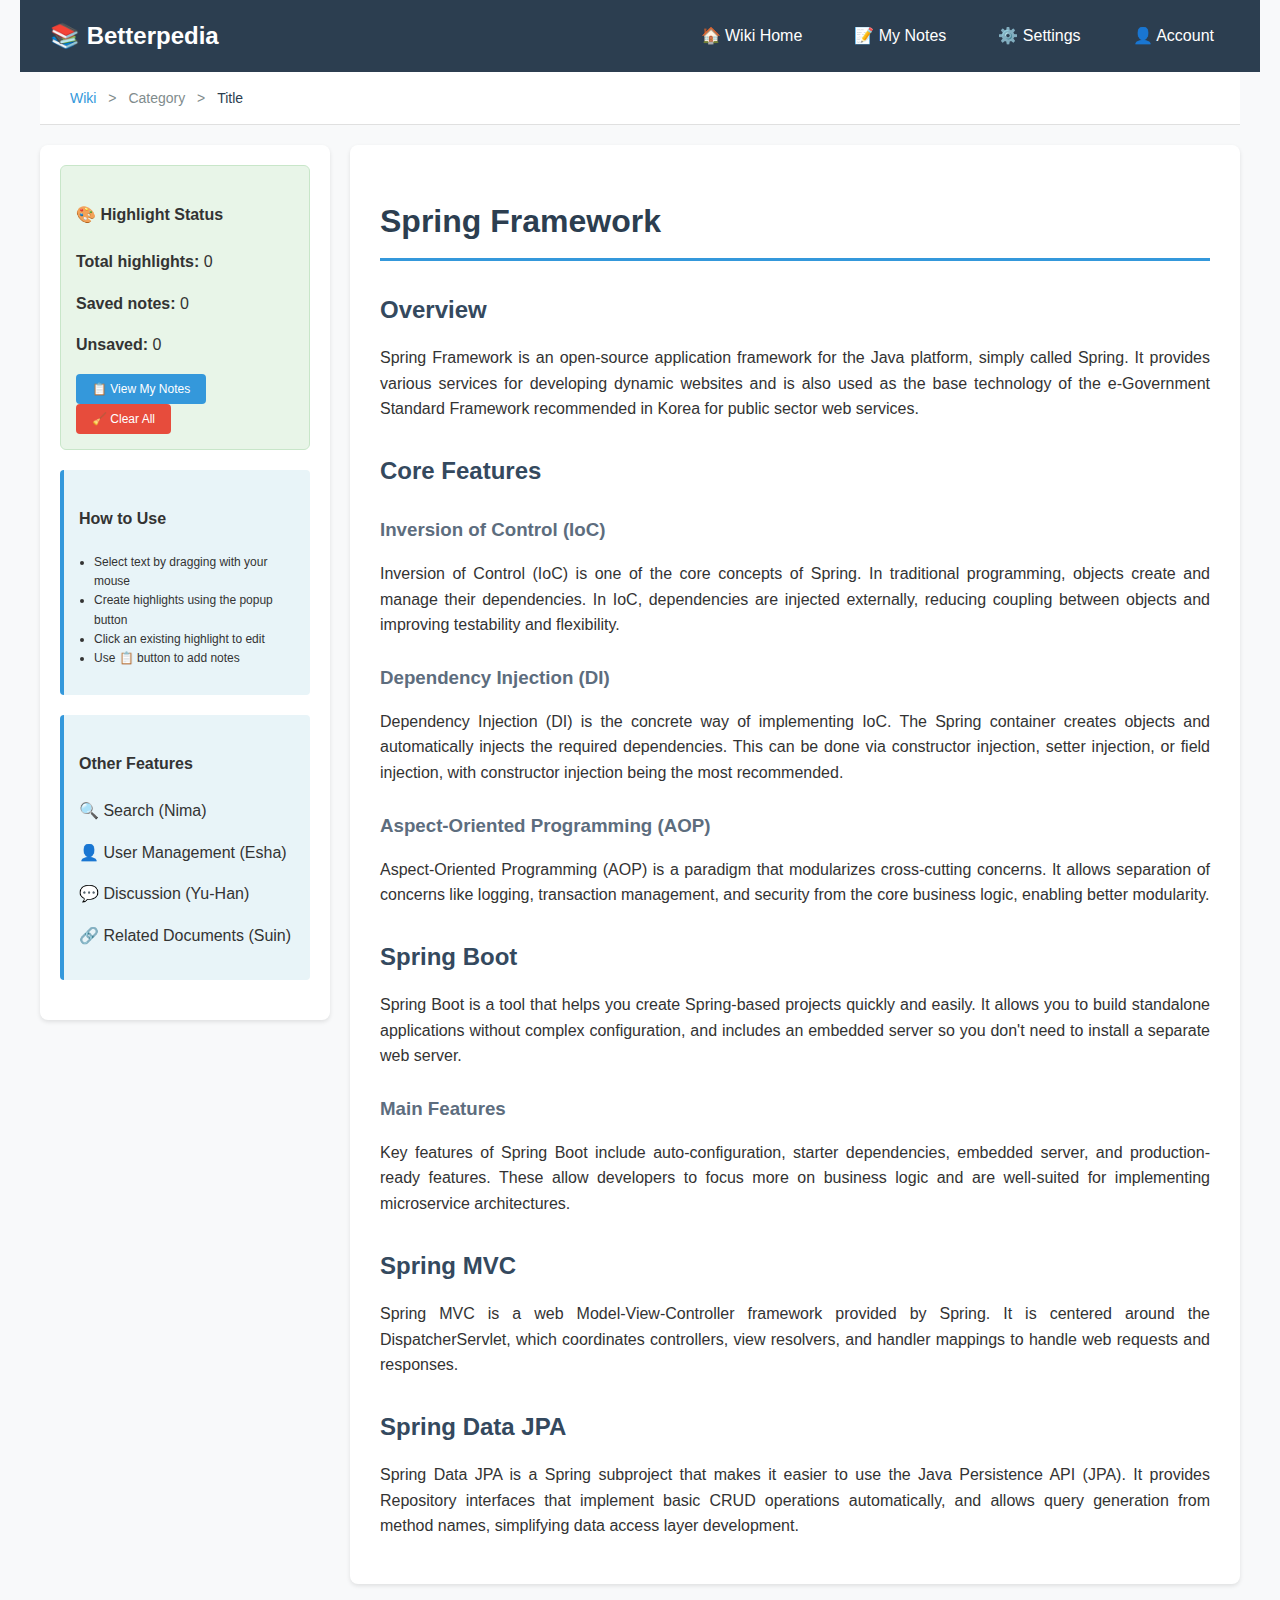
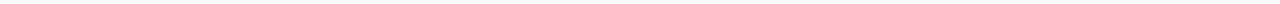
<file: src/main/resources/templates/wiki/document.html>
<!DOCTYPE html>
<html lang="en" xmlns:th="http://www.thymeleaf.org">
<head>
    <meta charset="UTF-8">
    <meta name="viewport" content="width=device-width, initial-scale=1.0">
    <title th:text="'BetterPedia - ' + ${document.title}">BetterPedia</title>

    <!-- Your highlight system CSS -->

    <link rel="stylesheet" th:href="@{/css/yein-highlight-system.css}">
    <link rel="stylesheet" th:href="@{/css/theme-variables.css}">
    <link rel="stylesheet" th:href="@{/css/settings.css}">

    <!-- Default wiki style -->
    <style>
        body {
            font-family: -apple-system, BlinkMacSystemFont, 'Segoe UI', Roboto, sans-serif;
            line-height: 1.6;
            color: #333;
            max-width: 1200px;
            margin: 0 auto;
            padding: 20px;
            background: #f8f9fa;
        }

        .wiki-container {
            display: flex;
            gap: 20px;
        }

        .wiki-sidebar {
            width: 250px;
            background: white;
            padding: 20px;
            border-radius: 8px;
            box-shadow: 0 2px 4px rgba(0,0,0,0.1);
            height: fit-content;
        }

        .wiki-content {
            flex: 1;
            background: white;
            padding: 30px;
            border-radius: 8px;
            box-shadow: 0 2px 4px rgba(0,0,0,0.1);
        }

        .wiki-content h1 {
            color: #2c3e50;
            border-bottom: 3px solid #3498db;
            padding-bottom: 10px;
            margin-bottom: 20px;
        }

        .wiki-content h2 {
            color: #34495e;
            margin-top: 30px;
            margin-bottom: 15px;
        }

        .wiki-content h3 {
            color: #5d6d7e;
            margin-top: 25px;
            margin-bottom: 12px;
        }

        .wiki-content p {
            margin-bottom: 15px;
            text-align: justify;
        }

        .wiki-info {
            background: #e8f4f8;
            padding: 15px;
            border-left: 4px solid #3498db;
            margin: 20px 0;
            border-radius: 4px;
        }

        .highlight-status {
            position: sticky;
            top: 20px;
            background: #e8f5e8;
            padding: 15px;
            border-radius: 6px;
            margin-bottom: 20px;
            border: 1px solid #c8e6c9;
        }

        .highlight-controls {
            margin-top: 15px;
        }

        .btn {
            background: #3498db;
            color: white;
            border: none;
            padding: 8px 16px;
            border-radius: 4px;
            cursor: pointer;
            font-size: 12px;
            margin-right: 8px;
            transition: background 0.2s;
        }

        .btn:hover {
            background: #2980b9;
        }

        .btn.danger {
            background: #e74c3c;
        }

        .btn.danger:hover {
            background: #c0392b;
        }

        .breadcrumb {
            margin-bottom: 20px;
            font-size: 14px;
            color: #7f8c8d;
        }

        .breadcrumb a {
            color: #3498db;
            text-decoration: none;
        }

        .breadcrumb a:hover {
            text-decoration: underline;
        }
        /* 다크모드 지원 - */
        [data-theme="dark"] body {
        background: #2d2d2d !important;
        color: #ffffff !important;
        }

        [data-theme="dark"] .wiki-sidebar,
        [data-theme="dark"] .wiki-content,
        [data-theme="dark"] .wiki-info,
        [data-theme="dark"] .highlight-status {
        background: #404040 !important;
        color: #ffffff !important;
        }

        [data-theme="dark"] .breadcrumb {
        background: #404040 !important;
        color: #ffffff !important;
        }

        [data-theme="dark"] .wiki-content h1,
        [data-theme="dark"] .wiki-content h2,
        [data-theme="dark"] .wiki-content h3 {
        color: #ffffff !important;
        }
    </style>
</head>
<body>
<!-- ========== 1. Navigation Bar ========== -->
<nav style="background: #2c3e50; padding: 15px 30px; display: flex; justify-content: space-between; align-items: center; margin: -20px -20px 0 -20px;">
    <a th:href="@{/wiki}" style="color: white; font-size: 24px; font-weight: bold; text-decoration: none;">
        📚 Betterpedia
    </a>
    <div style="display: flex; gap: 20px;">
        <a th:href="@{/wiki}"
           style="color: white; text-decoration: none; padding: 8px 16px; border-radius: 4px;"
           onmouseover="this.style.background='rgba(255,255,255,0.1)'"
           onmouseout="this.style.background='transparent'">
            🏠 Wiki Home
        </a>
        <a th:href="@{/my-notes}"
           style="color: white; text-decoration: none; padding: 8px 16px; border-radius: 4px;"
           onmouseover="this.style.background='rgba(255,255,255,0.1)'"
           onmouseout="this.style.background='transparent'">
            📝 My Notes
        </a>
        <a th:href="@{/settings}"
           style="color: white; text-decoration: none; padding: 8px 16px; border-radius: 4px;"
           onmouseover="this.style.background='rgba(255,255,255,0.1)'"
           onmouseout="this.style.background='transparent'">
            ⚙️ Settings
        </a>
        <a th:href="@{/account-2}"
           style="color: white; text-decoration: none; padding: 8px 16px; border-radius: 4px;"
           onmouseover="this.style.background='rgba(255,255,255,0.1)'"
           onmouseout="this.style.background='transparent'">
            👤 Account
        </a>
    </div>
</nav>

<!-- ========== 2. Breadcrumb (현재 위치 표시) ========== -->
<div class="breadcrumb" style="background: white; padding: 15px 30px; border-bottom: 1px solid #e0e0e0; font-size: 14px; color: #7f8c8d;">
    <a th:href="@{/wiki}" style="color: #3498db; text-decoration: none;">Wiki</a>
    <span style="margin: 0 8px;">></span>
    <span th:text="${document.category}" style="color: #7f8c8d;">Category</span>
    <span style="margin: 0 8px;">></span>
    <span th:text="${document.title}" style="color: #2c3e50; font-weight: 500;">Title</span>
</div>

<div class="wiki-container">
    <!-- Sidebar -->
    <div class="wiki-sidebar">
        <div class="highlight-status">
            <h4>🎨 Highlight Status</h4>
            <p><strong>Total highlights:</strong> <span id="totalHighlights">0</span></p>
            <p><strong>Saved notes:</strong> <span id="savedNotes">0</span></p>
            <p><strong>Unsaved:</strong> <span id="unsavedHighlights">0</span></p>

            <div class="highlight-controls">
                <button class="btn" onclick="showMyNotes()">📋 View My Notes</button>
                <button class="btn danger" onclick="clearAllHighlights()">🧹 Clear All</button>
            </div>
        </div>

        <div class="wiki-info">
            <h4>How to Use</h4>
            <ul style="font-size: 12px; padding-left: 15px;">
                <li>Select text by dragging with your mouse</li>
                <li>Create highlights using the popup button</li>
                <li>Click an existing highlight to edit</li>
                <li>Use 📋 button to add notes</li>
            </ul>
        </div>

        <!-- Other teammates' features -->
        <div class="wiki-info">
            <h4>Other Features</h4>
            <p><a th:href="@{/wiki/search}">🔍 Search (Nima)</a></p>
            <p><a th:href="@{/user/profile}">👤 User Management (Esha)</a></p>
            <p><a th:href="@{/wiki/discussion}">💬 Discussion (Yu-Han)</a></p>
            <p><a th:href="@{/wiki/related}">🔗 Related Documents (Suin)</a></p>
        </div>
    </div>

    <!-- Main content area (highlight target) -->
    <div class="wiki-content">
        <h1 th:text="${document.title} ?: 'Spring Framework'">Spring Framework</h1>

        <!-- Actual wiki content -->
        <div th:if="${document.content}" th:utext="${document.content}">
            <!-- HTML content from server -->
        </div>

        <!-- Default content for testing (when content is null) -->
        <div th:unless="${document.content}">
            <h2>Overview</h2>
            <p>
                Spring Framework is an open-source application framework for the Java platform,
                simply called Spring. It provides various services for developing dynamic websites
                and is also used as the base technology of the e-Government Standard Framework
                recommended in Korea for public sector web services.
            </p>

            <h2>Core Features</h2>
            <h3>Inversion of Control (IoC)</h3>
            <p>
                Inversion of Control (IoC) is one of the core concepts of Spring.
                In traditional programming, objects create and manage their dependencies.
                In IoC, dependencies are injected externally, reducing coupling between objects
                and improving testability and flexibility.
            </p>

            <h3>Dependency Injection (DI)</h3>
            <p>
                Dependency Injection (DI) is the concrete way of implementing IoC.
                The Spring container creates objects and automatically injects the required dependencies.
                This can be done via constructor injection, setter injection, or field injection,
                with constructor injection being the most recommended.
            </p>

            <h3>Aspect-Oriented Programming (AOP)</h3>
            <p>
                Aspect-Oriented Programming (AOP) is a paradigm that modularizes cross-cutting concerns.
                It allows separation of concerns like logging, transaction management, and security
                from the core business logic, enabling better modularity.
            </p>

            <h2>Spring Boot</h2>
            <p>
                Spring Boot is a tool that helps you create Spring-based projects quickly and easily.
                It allows you to build standalone applications without complex configuration,
                and includes an embedded server so you don't need to install a separate web server.
            </p>

            <h3>Main Features</h3>
            <p>
                Key features of Spring Boot include auto-configuration, starter dependencies,
                embedded server, and production-ready features.
                These allow developers to focus more on business logic and are well-suited
                for implementing microservice architectures.
            </p>

            <h2>Spring MVC</h2>
            <p>
                Spring MVC is a web Model-View-Controller framework provided by Spring.
                It is centered around the DispatcherServlet, which coordinates controllers,
                view resolvers, and handler mappings to handle web requests and responses.
            </p>

            <h2>Spring Data JPA</h2>
            <p>
                Spring Data JPA is a Spring subproject that makes it easier to use
                the Java Persistence API (JPA). It provides Repository interfaces
                that implement basic CRUD operations automatically, and allows
                query generation from method names, simplifying data access layer development.
            </p>
        </div>
    </div>
</div>
<script th:src="@{/js/apply-settings.js}"></script>
<!--highlight system JavaScript -->
<script th:src="@{/js/yein-highlight-system.js}"></script>

<!-- Additional page scripts -->
<script th:inline="javascript">
    // Set current user ID (from server)
    window.currentUserId = /*[[${session.userId}]]*/ 1;

    // Update highlight status
    function updateHighlightStatus() {
        if (window.YeinHighlightSystem && window.YeinHighlightSystem.getInstance()) {
            const stats = window.YeinHighlightSystem.getStats();

            document.getElementById('totalHighlights').textContent = stats.total || 0;
            document.getElementById('savedNotes').textContent = stats.withNotes || 0;
            document.getElementById('unsavedHighlights').textContent = stats.unsaved || 0;
        }
    }

    // Navigate to my notes page (수정됨!)
    function showMyNotes() {
        window.location.href = /*[[@{/my-notes}]]*/ '/my-notes';
    }

    // Clear all highlights
    function clearAllHighlights() {
        if (window.YeinHighlightSystem && window.YeinHighlightSystem.getInstance()) {
            window.YeinHighlightSystem.clearAll();
            updateHighlightStatus();
        }
    }

    // Update status on page load
    setTimeout(updateHighlightStatus, 1000);
    setInterval(updateHighlightStatus, 5000);
</script>
</body>
</html>
</file>
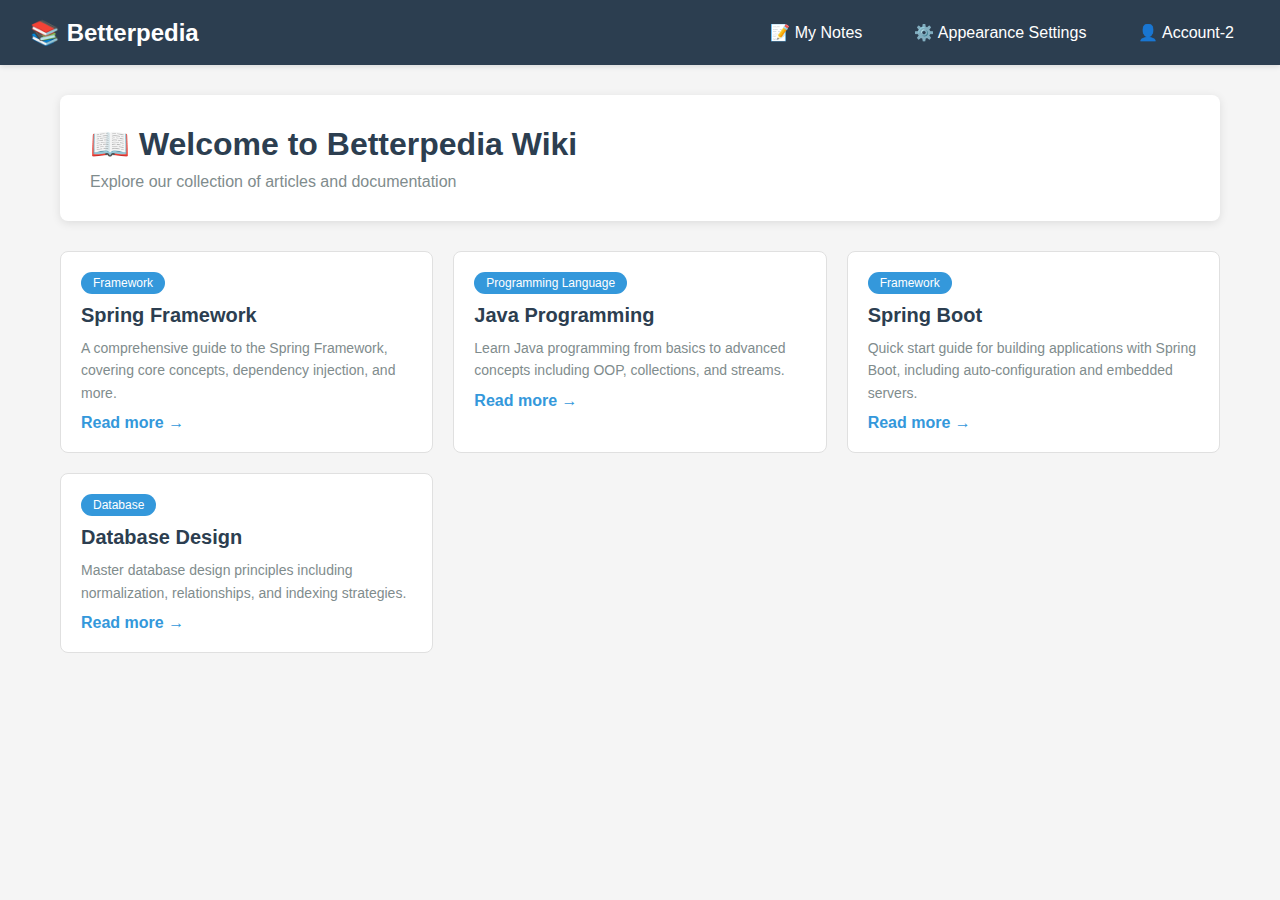
<file: src/main/resources/templates/wiki/home.html>
<!DOCTYPE html>
<html xmlns:th="http://www.thymeleaf.org">
<head>
    <meta charset="UTF-8">
    <meta name="viewport" content="width=device-width, initial-scale=1.0">
    <title>Betterpedia - Wiki Home</title>

    <link rel="stylesheet" th:href="@{/css/theme-variables.css}">
    <link rel="stylesheet" th:href="@{/css/settings_new.css}">
    <style>
        * {
            margin: 0;
            padding: 0;
            box-sizing: border-box;
        }

        body {
            font-family: 'Segoe UI', Tahoma, Geneva, Verdana, sans-serif;
            background: #f5f5f5;
        }

        /* Navigation Bar */
        .navbar {
            background: #2c3e50;
            padding: 15px 30px;
            display: flex;
            justify-content: space-between;
            align-items: center;
            box-shadow: 0 2px 5px rgba(0,0,0,0.1);
        }

        .navbar-brand {
            color: white;
            font-size: 24px;
            font-weight: bold;
            text-decoration: none;
        }

        .navbar-links {
            display: flex;
            gap: 20px;
        }

        .navbar-links a {
            color: white;
            text-decoration: none;
            padding: 8px 16px;
            border-radius: 4px;
            transition: background 0.3s;
        }

        .navbar-links a:hover {
            background: rgba(255,255,255,0.1);
        }

        /* Main Container */
        .container {
            max-width: 1200px;
            margin: 30px auto;
            padding: 0 20px;
        }

        .header {
            background: white;
            padding: 30px;
            border-radius: 8px;
            box-shadow: 0 2px 10px rgba(0,0,0,0.1);
            margin-bottom: 30px;
        }

        h1 {
            color: #2c3e50;
            margin-bottom: 10px;
        }

        .subtitle {
            color: #7f8c8d;
            font-size: 16px;
        }

        /* Document Grid */
        .document-grid {
            display: grid;
            grid-template-columns: repeat(auto-fill, minmax(300px, 1fr));
            gap: 20px;
        }

        .document-card {
            background: white;
            border: 1px solid #e0e0e0;
            border-radius: 8px;
            padding: 20px;
            transition: all 0.3s;
            cursor: pointer;
            text-decoration: none;
            display: block;
            color: inherit;
        }

        .document-card:hover {
            transform: translateY(-5px);
            box-shadow: 0 5px 20px rgba(0,0,0,0.1);
            border-color: #3498db;
        }

        .document-card h3 {
            color: #2c3e50;
            margin-bottom: 10px;
            font-size: 20px;
        }

        .document-card .category {
            display: inline-block;
            background: #3498db;
            color: white;
            padding: 4px 12px;
            border-radius: 12px;
            font-size: 12px;
            margin-bottom: 10px;
        }

        .document-card p {
            color: #7f8c8d;
            font-size: 14px;
            line-height: 1.6;
        }

        .read-more {
            color: #3498db;
            font-weight: bold;
            display: inline-block;
            margin-top: 10px;
        }

        /* Empty State */
        .empty-state {
            text-align: center;
            padding: 60px 20px;
            color: #95a5a6;
            background: white;
            border-radius: 8px;
        }

        .empty-state p {
            font-size: 18px;
            margin-bottom: 20px;
        }
        [data-theme="dark"] body {
            background-color: #2d2d2d !important;
            color: #ffffff !important;
        }

        [data-theme="dark"] .header,
        [data-theme="dark"] .document-card {
            background-color: #404040 !important;
            color: #ffffff !important;
            border-color: #555555 !important;
        }

        [data-theme="dark"] .document-card h3 {
            color: #ffffff !important;
        }

        [data-theme="dark"] .document-card p {
            color: #b0b0b0 !important;
        }

        [data-theme="dark"] .container {
            background-color: #2d2d2d !important;
        }
    </style>
</head>
<body>
<!-- Navigation Bar -->
<nav class="navbar">
    <a th:href="@{/wiki}" class="navbar-brand">📚 Betterpedia</a>
    <div class="navbar-links">
        <a th:href="@{/my-notes}">📝 My Notes</a>
        <a th:href="@{/settings}">⚙️ Appearance Settings</a>
        <a th:href="@{/account-2}">👤 Account-2</a>
    </div>
</nav>

<!-- Main Container -->
<div class="container">
    <!-- Page Header -->
    <div class="header">
        <h1>📖 Welcome to Betterpedia Wiki</h1>
        <p class="subtitle">Explore our collection of articles and documentation</p>
    </div>

    <!-- Document Grid -->
    <div class="document-grid">
        <!-- Document Card 1 -->
        <a th:href="@{/wiki/spring-framework}" class="document-card">
            <span class="category">Framework</span>
            <h3>Spring Framework</h3>
            <p>A comprehensive guide to the Spring Framework, covering core concepts, dependency injection, and more.</p>
            <span class="read-more">Read more →</span>
        </a>

        <!-- Document Card 2 -->
        <a th:href="@{/wiki/java-programming}" class="document-card">
            <span class="category">Programming Language</span>
            <h3>Java Programming</h3>
            <p>Learn Java programming from basics to advanced concepts including OOP, collections, and streams.</p>
            <span class="read-more">Read more →</span>
        </a>

        <!-- Document Card 3 -->
        <a th:href="@{/wiki/spring-boot}" class="document-card">
            <span class="category">Framework</span>
            <h3>Spring Boot</h3>
            <p>Quick start guide for building applications with Spring Boot, including auto-configuration and embedded servers.</p>
            <span class="read-more">Read more →</span>
        </a>

        <!-- Document Card 4 -->
        <a th:href="@{/wiki/database-design}" class="document-card">
            <span class="category">Database</span>
            <h3>Database Design</h3>
            <p>Master database design principles including normalization, relationships, and indexing strategies.</p>
            <span class="read-more">Read more →</span>
        </a>
    </div>
</div>
<script th:src="@{/js/apply-settings.js}"></script>
</body>
</html>
</file>
